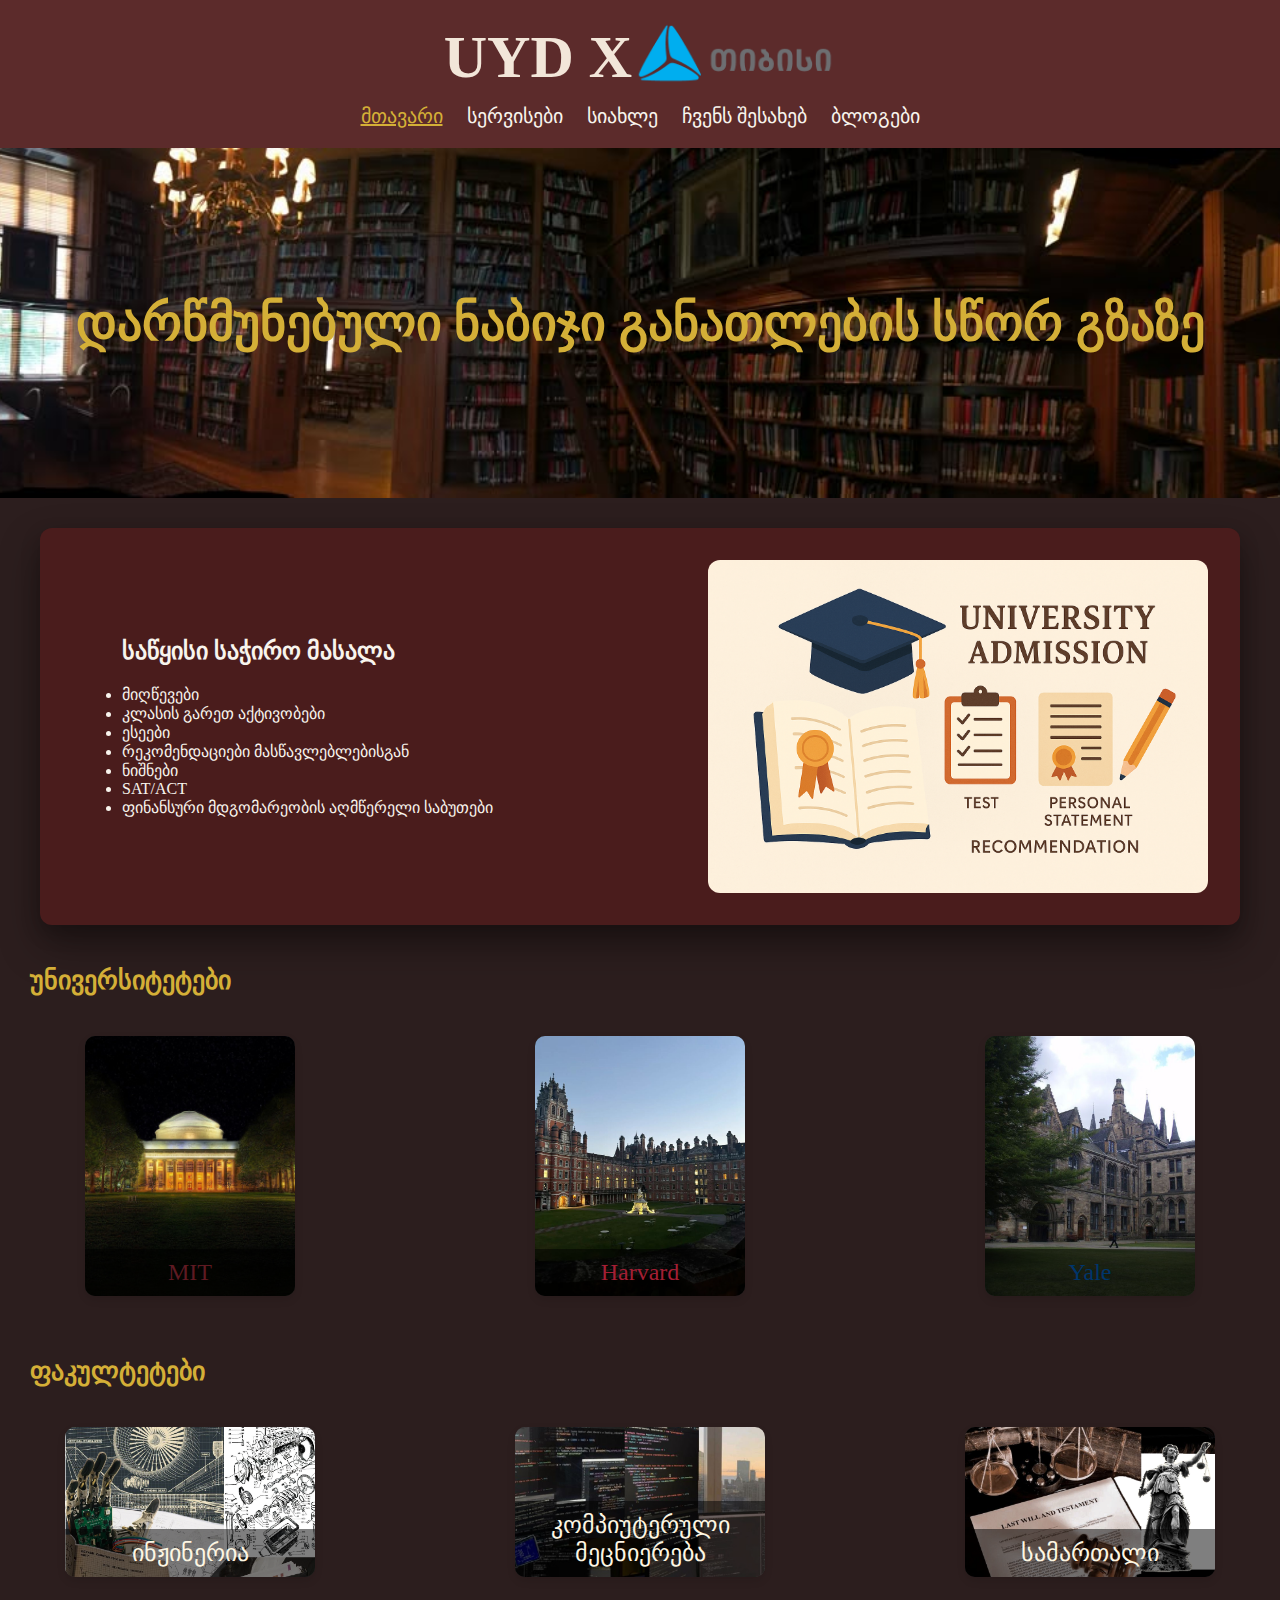
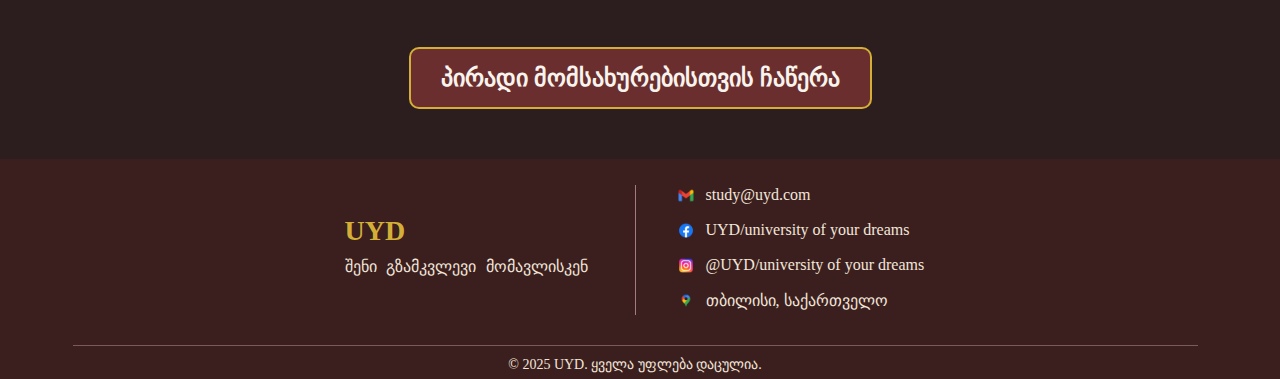
<file: index.html>
<!DOCTYPE html>
<html lang="en">
  <head>
    <title>home page</title>
    <meta charset="UTF-8" />
    <link rel="stylesheet" href="./styles/styles.css" />
    <link
      rel="stylesheet"
      href="https://cdn.web-fonts.ge/fonts/bpg-irubaqidze/css/bpg-irubaqidze.min.css"
    />
  </head>
  <body>
    <header>
      <div class="con">
        <div class="logo">
          <h1 class="name">UYD X</h1>
          <a href="https://tbcbank.ge/ka/tbc-education">
            <img src="./images/tbc.png" class="tbc" />
            <img src="./images/tbc-logo.png" class="tbc-logo" />
          </a>
          <img src="./images/hamburger menu.png" class="burger" />
        </div>
        <nav class="nav">
          <a href="./index.html" class="open">მთავარი</a>
          <a href="./servisebi/index.html" class="o">სერვისები</a>
          <a href="./siaxleebi/index.html" class="o">სიახლე</a>
          <a href="./sawiro masala/index.html" class="o">ჩვენს შესახებ</a>
          <a href="./blogebi/index.html" class="o">ბლოგები</a>
        </nav>
      </div>
    </header>
    <div class="baner">
      <h1 class="inside">დარწმუნებული ნაბიჯი განათლების სწორ გზაზე</h1>
    </div>
    <div class="box-wrapper">
      <div class="box">
        <div class="rv">
          <h2>საწყისი საჭირო მასალა</h2>
          <ul>
            <li>მიღწევები</li>
            <li>კლასის გარეთ აქტივობები</li>
            <li>ესეები</li>
            <li>რეკომენდაციები მასწავლებლებისგან</li>
            <li>ნიშნები</li>
            <li>SAT/ACT</li>
            <li>ფინანსური მდგომარეობის აღმწერელი საბუთები</li>
          </ul>
        </div>
        <div class="f">
          <img src="./images/first.png" style="width: 500px; height: auto" />
        </div>
      </div>
    </div>
    <h3>უნივერსიტეტები</h3>
    <div class="cont">
      <a href="./samagalito universiteti/index.html">
        <div class="card">
          <img src="./images/MIT.jpg" />
          <p style="color: #5e1a22">MIT</p>
        </div>
      </a>
      <div class="card">
        <img src="./images/harvard.jpg" />
        <p style="color: #a31f34">Harvard</p>
      </div>
      <div class="card">
        <img src="./images/yale.jpg" />
        <p style="color: #00356b">Yale</p>
      </div>
    </div>
    <h3>ფაკულტეტები</h3>
    <div class="cont">
      <a href="./samagalito fakulteti/index.html">
        <div class="card1">
          <img src="./images/engineering.png" />
          <p class="text">ინჟინერია</p>
        </div>
      </a>
      <div class="card1">
        <img src="./images/computer science.png" />
        <p class="text">კომპიუტერული მეცნიერება</p>
      </div>
      <div class="card1">
        <img src="./images/law.png" />
        <p class="text">სამართალი</p>
      </div>
    </div>
    <a href="./saregistracio forma/index.html" class="button"
      >პირადი მომსახურებისთვის ჩაწერა</a
    >
    <footer>
      <div class="footer-container">
        <div class="footer-left">
          <h2 class="footer-logo">UYD</h2>
          <p class="footer-tagline">შენი გზამკვლევი მომავლისკენ</p>
        </div>

        <div class="footer-divider"></div>

        <div class="footer-right">
          <div class="footer-item">
            <img src="./images/gmail.png" class="icon" />
            <p>study@uyd.com</p>
          </div>
          <div class="footer-item">
            <img src="./images/facebook.png" class="icon" />
            <p>UYD/university of your dreams</p>
          </div>
          <div class="footer-item">
            <img src="./images/instagram.png" class="icon" />
            <p>@UYD/university of your dreams</p>
          </div>
          <div class="footer-item">
            <img src="./images/google-map.png" class="icon" />
            <p>თბილისი, საქართველო</p>
          </div>
        </div>
      </div>

      <hr class="footer-line" />

      <p class="footer-bottom">&copy; 2025 UYD. ყველა უფლება დაცულია.</p>
    </footer>
  </body>
</html>
</file>
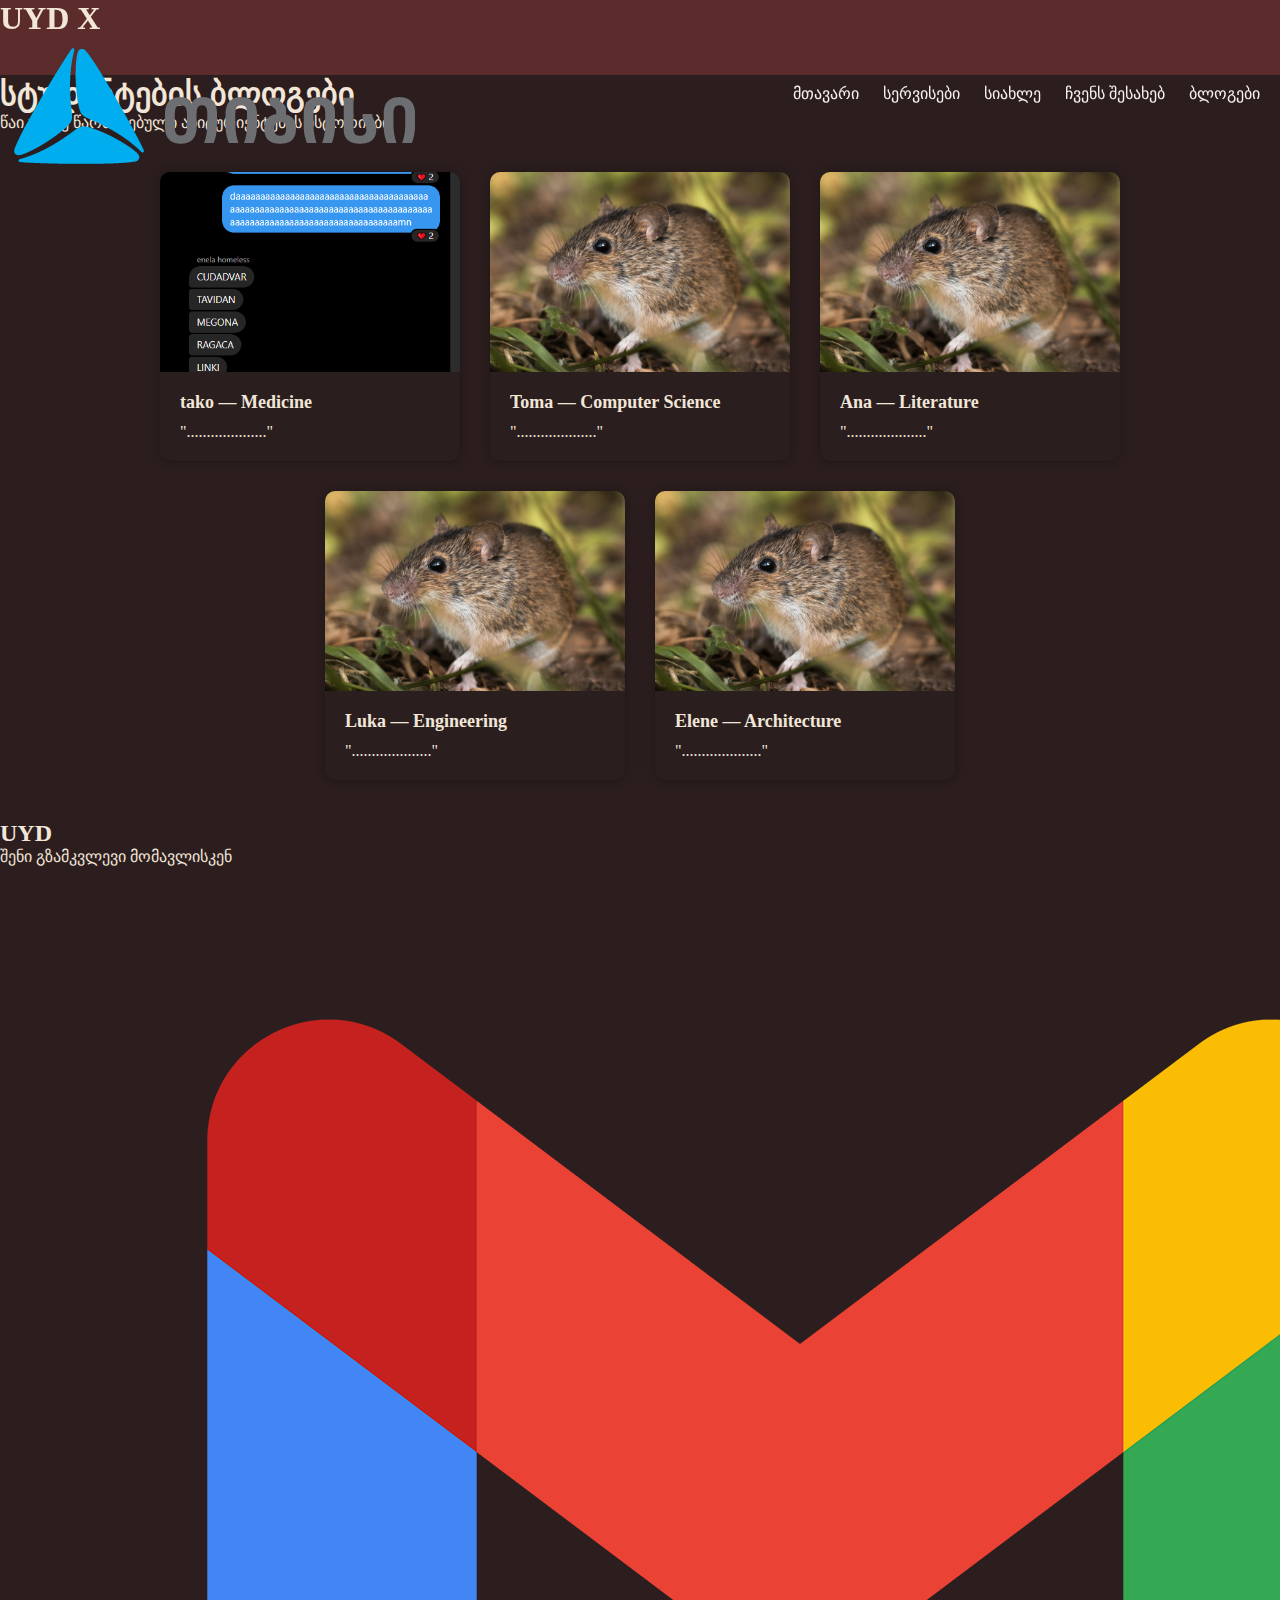
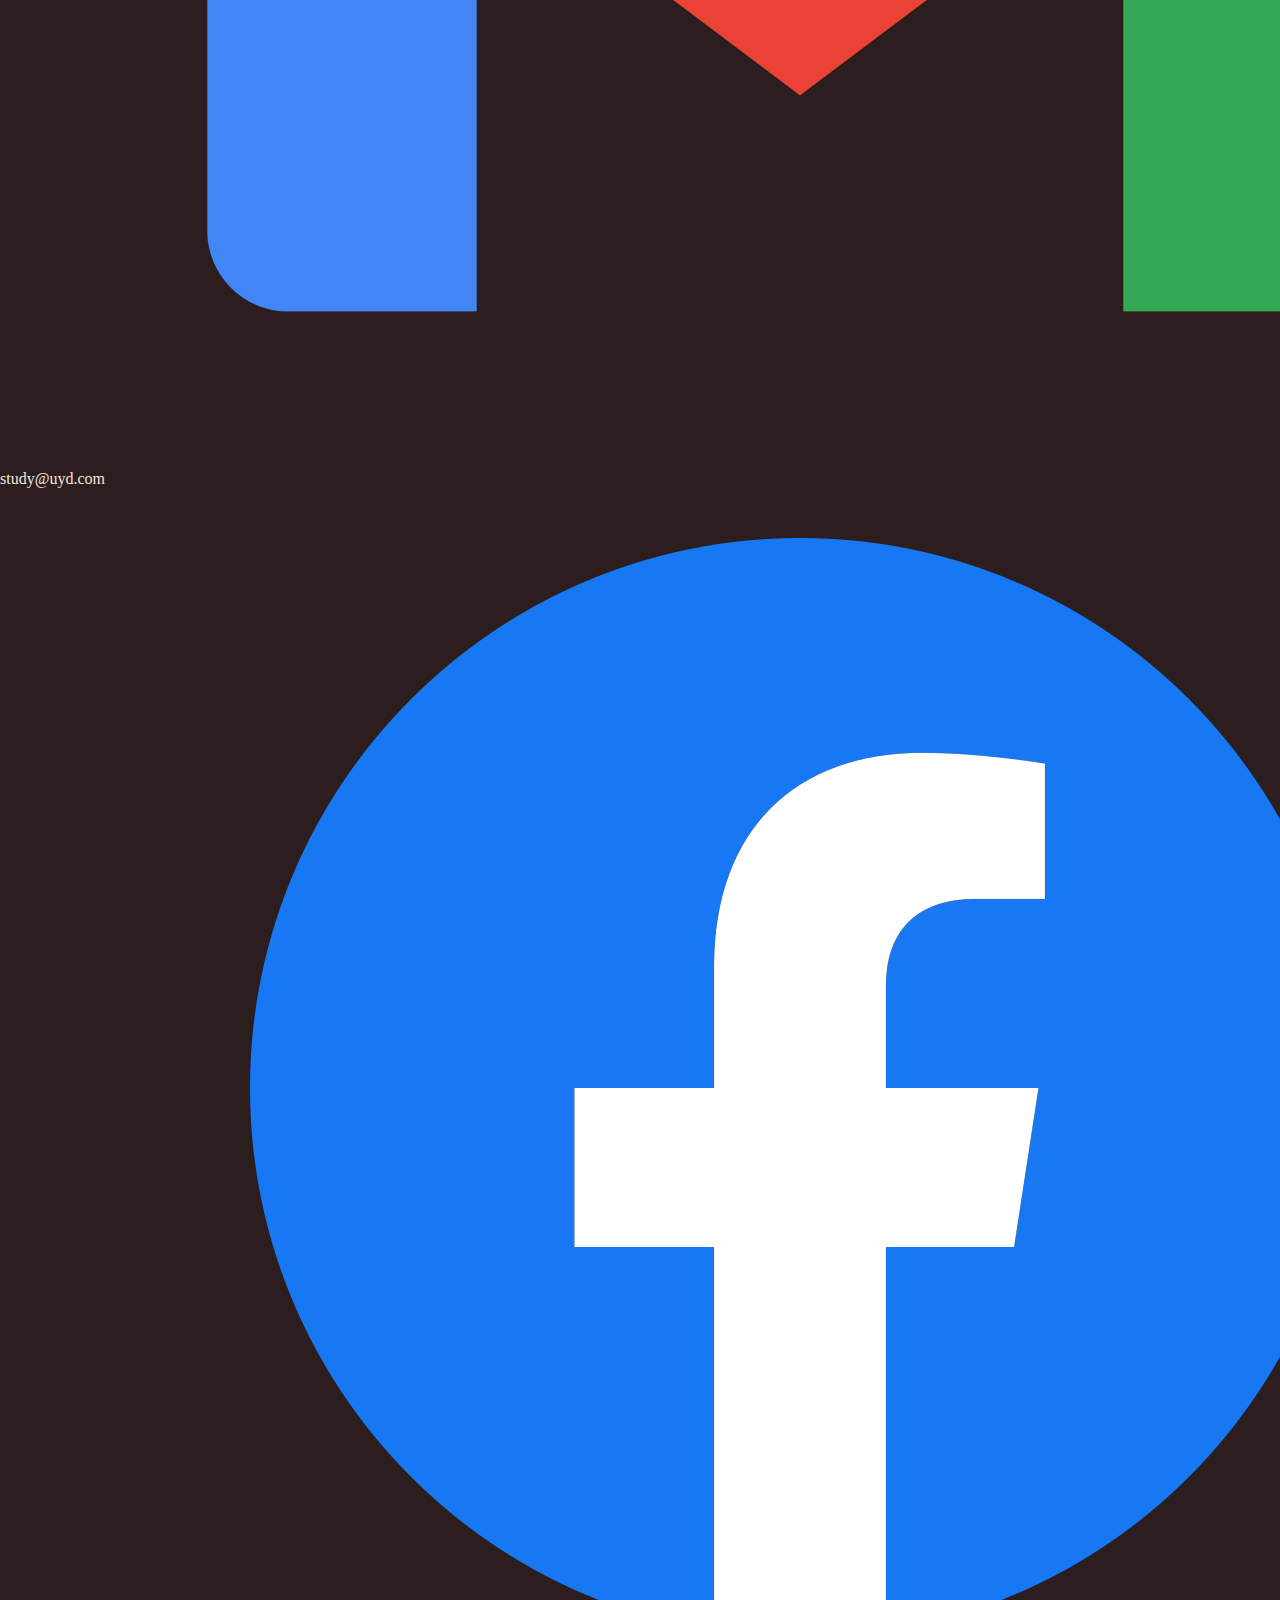
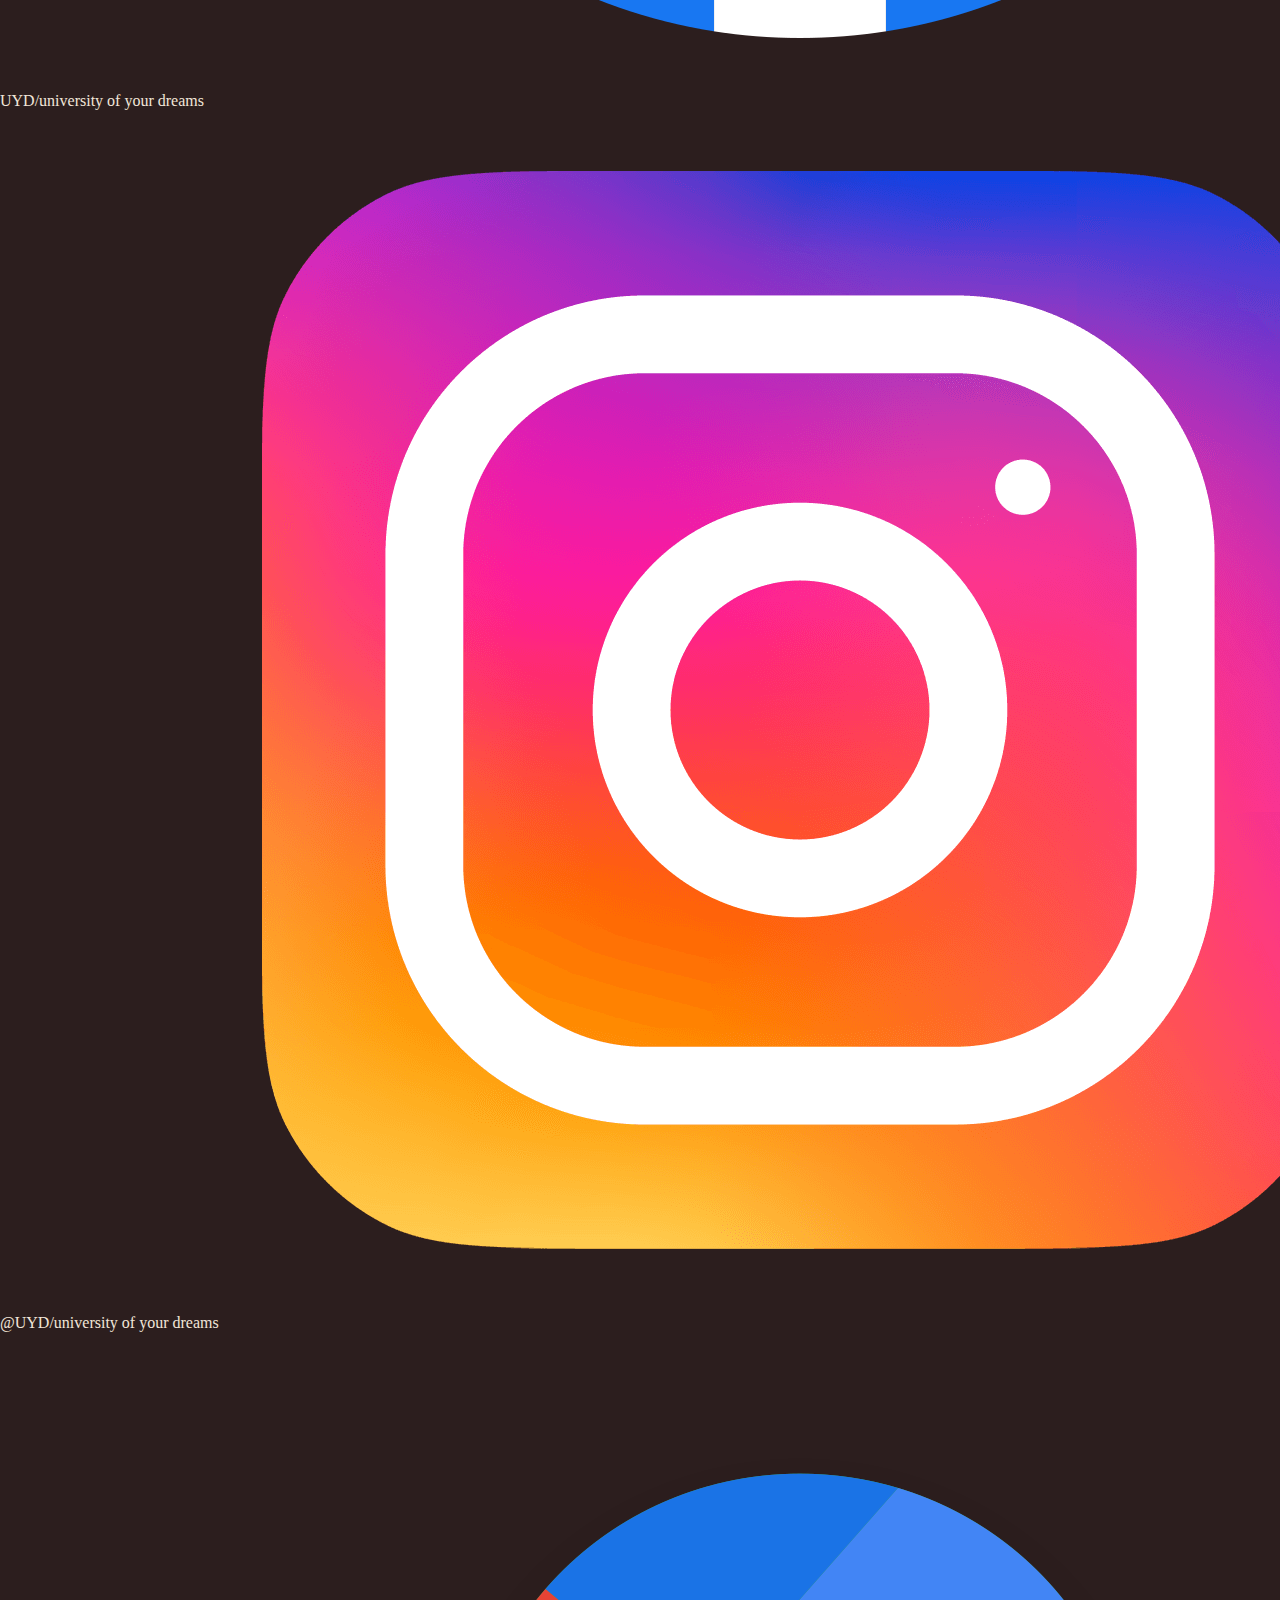
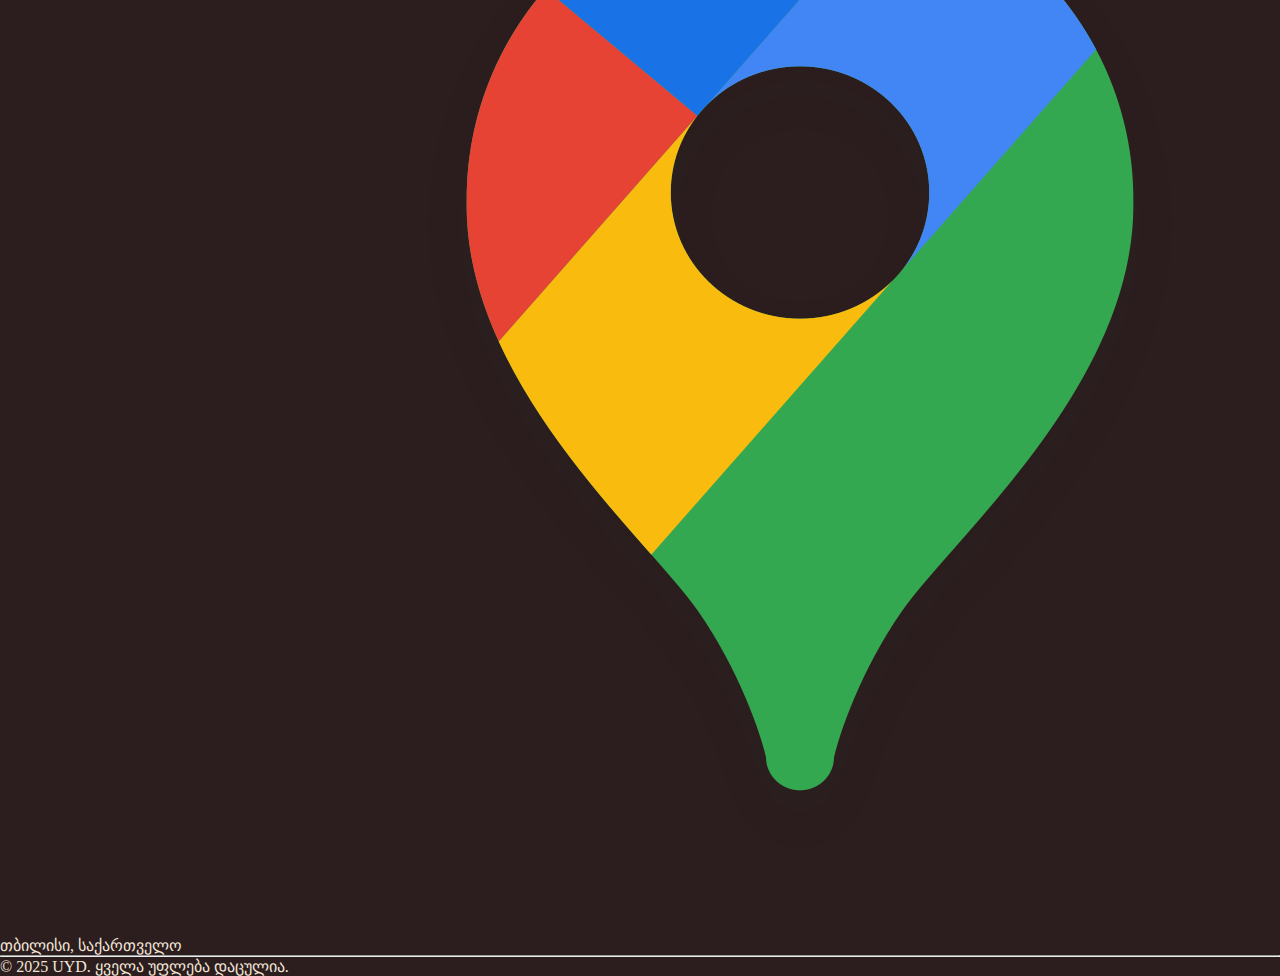
<file: blogebi/index.html>
<!DOCTYPE html>
<html lang="en">
  <head>
    <meta charset="UTF-8" />
    <link rel="stylesheet" href="./styles/styles.css" />
    <title>Document</title>
  </head>
  <body>
            <header>
      <div class="con">
        <div class="logo">
        <h1 class="name">UYD X</h1>
        <a href="https://tbcbank.ge/ka/tbc-education"><img src="../images/tbc.png" class="tbc"></a>
        </div>
        <nav class="nav">
          <a href="../indx.html">მთავარი</a>
          <a href="../servisebi/index.html">სერვისები</a>
          <a href="../siaxleebi/index.html">სიახლე</a>
          <a href="../sawiro masala/index.html">ჩვენს შესახებ</a>
          <a href="./index.html" class="open">ბლოგები</a>
        </nav>
      </div>
    </header>
    <section class="page-title">
  <h1>სტუდენტების ბლოგები</h1>
  <p>წაიკითხე წარმატებული აბიტურიენტების ისტორიები</p>
</section>
    <div class="blog-list">
      <div class="blog-card">
        <img src="../images/Untitled.png"/>
        <div class="card-text">
          <h3>tako — Medicine</h3>
          <p>"...................."</p>
        </div>
      </div>

      <div class="blog-card">
        <img src="../images/name.jpg"/>
        <div class="card-text">
          <h3>Toma — Computer Science</h3>
          <p>"...................."</p>
        </div>
      </div>

      <div class="blog-card">
        <img src="../images/name.jpg"/>
        <div class="card-text">
          <h3>Ana — Literature</h3>
          <p>"...................."</p>
        </div>
      </div>

      <div class="blog-card">
        <img src="../images/name.jpg"/>
        <div class="card-text">
          <h3>Luka — Engineering</h3>
          <p>"...................."</p>
        </div>
      </div>

      <div class="blog-card">
        <img src="../images/name.jpg"/>
        <div class="card-text">
          <h3>Elene — Architecture</h3>
          <p>"...................."</p>
        </div>
      </div>
    </div>
    <footer>
  <div class="footer-container">
    <div class="footer-left">
      <h2 class="footer-logo">UYD</h2>
      <p class="footer-tagline">შენი გზამკვლევი მომავლისკენ</p>
    </div>

    <div class="footer-divider"></div>

    <div class="footer-right">
  <div class="footer-item">
    <img src="../images/gmail.png" class="icon">
    <p>study@uyd.com</p>
  </div>
  <div class="footer-item">
    <img src="../images/facebook.png" class="icon">
    <p>UYD/university of your dreams</p>
  </div>
  <div class="footer-item">
    <img src="../images/instagram.png" class="icon">
    <p>@UYD/university of your dreams</p>
  </div>
  <div class="footer-item">
    <img src="../images/google-map.png" class="icon">
    <p>თბილისი, საქართველო</p>
  </div>
</div>
  </div>

  <hr class="footer-line">

  <p class="footer-bottom">&copy; 2025 UYD. ყველა უფლება დაცულია.</p>
</footer>
  </body>
</html>
</file>
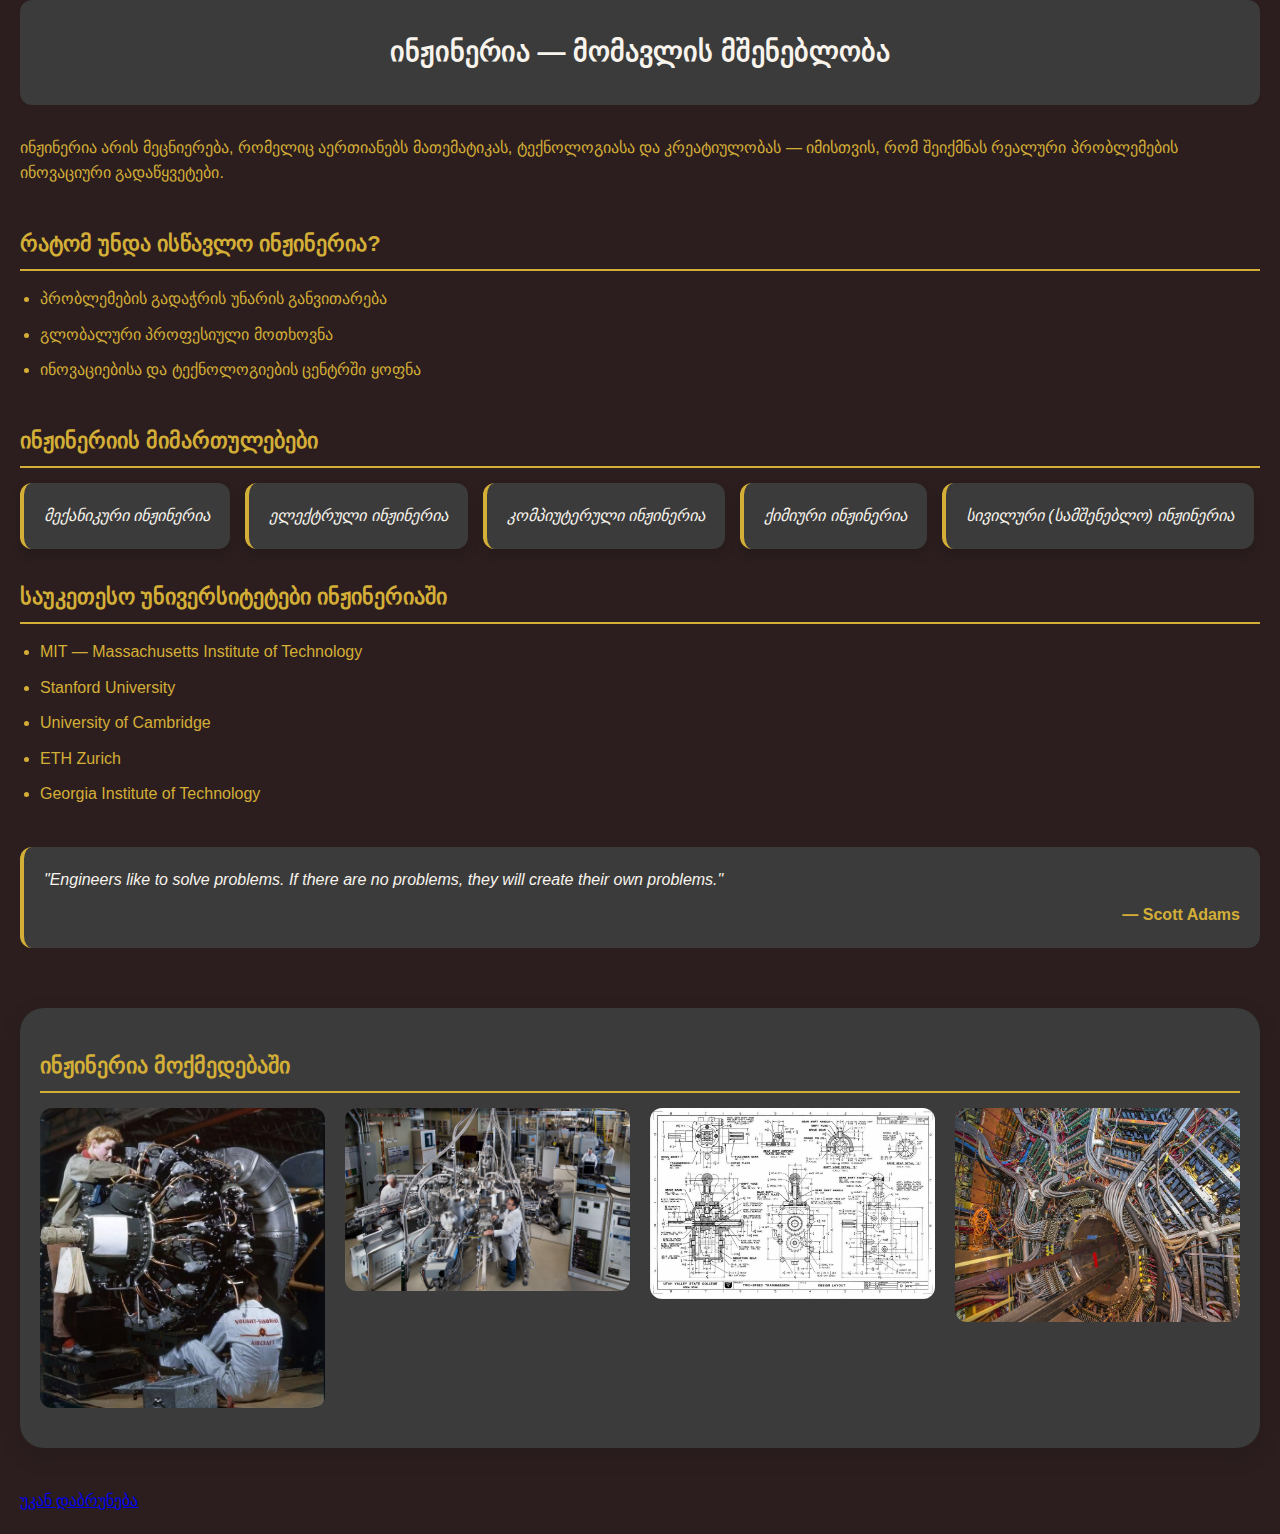
<file: samagalito fakulteti/index.html>
<!DOCTYPE html>
<html lang="en">
  <head>
    <meta charset="UTF-8" />
    <meta name="viewport" content="width=device-width, initial-scale=1.0" />
    <link rel="stylesheet" href="./styles/styles.css" />
    <title>Document</title>
  </head>
  <body>
    <header class="header">
      <h1>ინჟინერია — მომავლის მშენებლობა</h1>
    </header>

    <section class="intro">
      <p>
        ინჟინერია არის მეცნიერება, რომელიც აერთიანებს მათემატიკას, ტექნოლოგიასა
        და კრეატიულობას — იმისთვის, რომ შეიქმნას რეალური პრობლემების ინოვაციური
        გადაწყვეტები.
      </p>
    </section>

    <section>
      <h2>რატომ უნდა ისწავლო ინჟინერია?</h2>
      <ul>
        <li>პრობლემების გადაჭრის უნარის განვითარება</li>
        <li>გლობალური პროფესიული მოთხოვნა</li>
        <li>ინოვაციებისა და ტექნოლოგიების ცენტრში ყოფნა</li>
      </ul>
    </section>

    <section style="margin-bottom: 30px">
      <h2>ინჟინერიის მიმართულებები</h2>
      <div class="engineering-cards">
        <div class="card">მექანიკური ინჟინერია</div>
        <div class="card">ელექტრული ინჟინერია</div>
        <div class="card">კომპიუტერული ინჟინერია</div>
        <div class="card">ქიმიური ინჟინერია</div>
        <div class="card">სივილური (სამშენებლო) ინჟინერია</div>
      </div>
    </section>

    <section>
      <h2>საუკეთესო უნივერსიტეტები ინჟინერიაში</h2>
      <ul>
        <li>MIT — Massachusetts Institute of Technology</li>
        <li>Stanford University</li>
        <li>University of Cambridge</li>
        <li>ETH Zurich</li>
        <li>Georgia Institute of Technology</li>
      </ul>
    </section>

    <section class="quote-block">
      <blockquote>
        "Engineers like to solve problems. If there are no problems, they will
        create their own problems."
      </blockquote>
      <cite>— Scott Adams</cite>
    </section>

    <section class="gallery">
      <h2>ინჟინერია მოქმედებაში</h2>
      <div class="gallery-natural">
        <img src="../images/eng1.jpg" alt="Engineers working" />
        <img src="../images/eng2.jpg" alt="Engineering lab" />
        <img src="../images/eng3.jpg" alt="Building structure" />
        <img src="../images/eng4.jpg" alt="Robotics" />
      </div>
    </section>
    <a href="../indx.html">უკან დაბრუნება </a>
  </body>
</html>
</file>
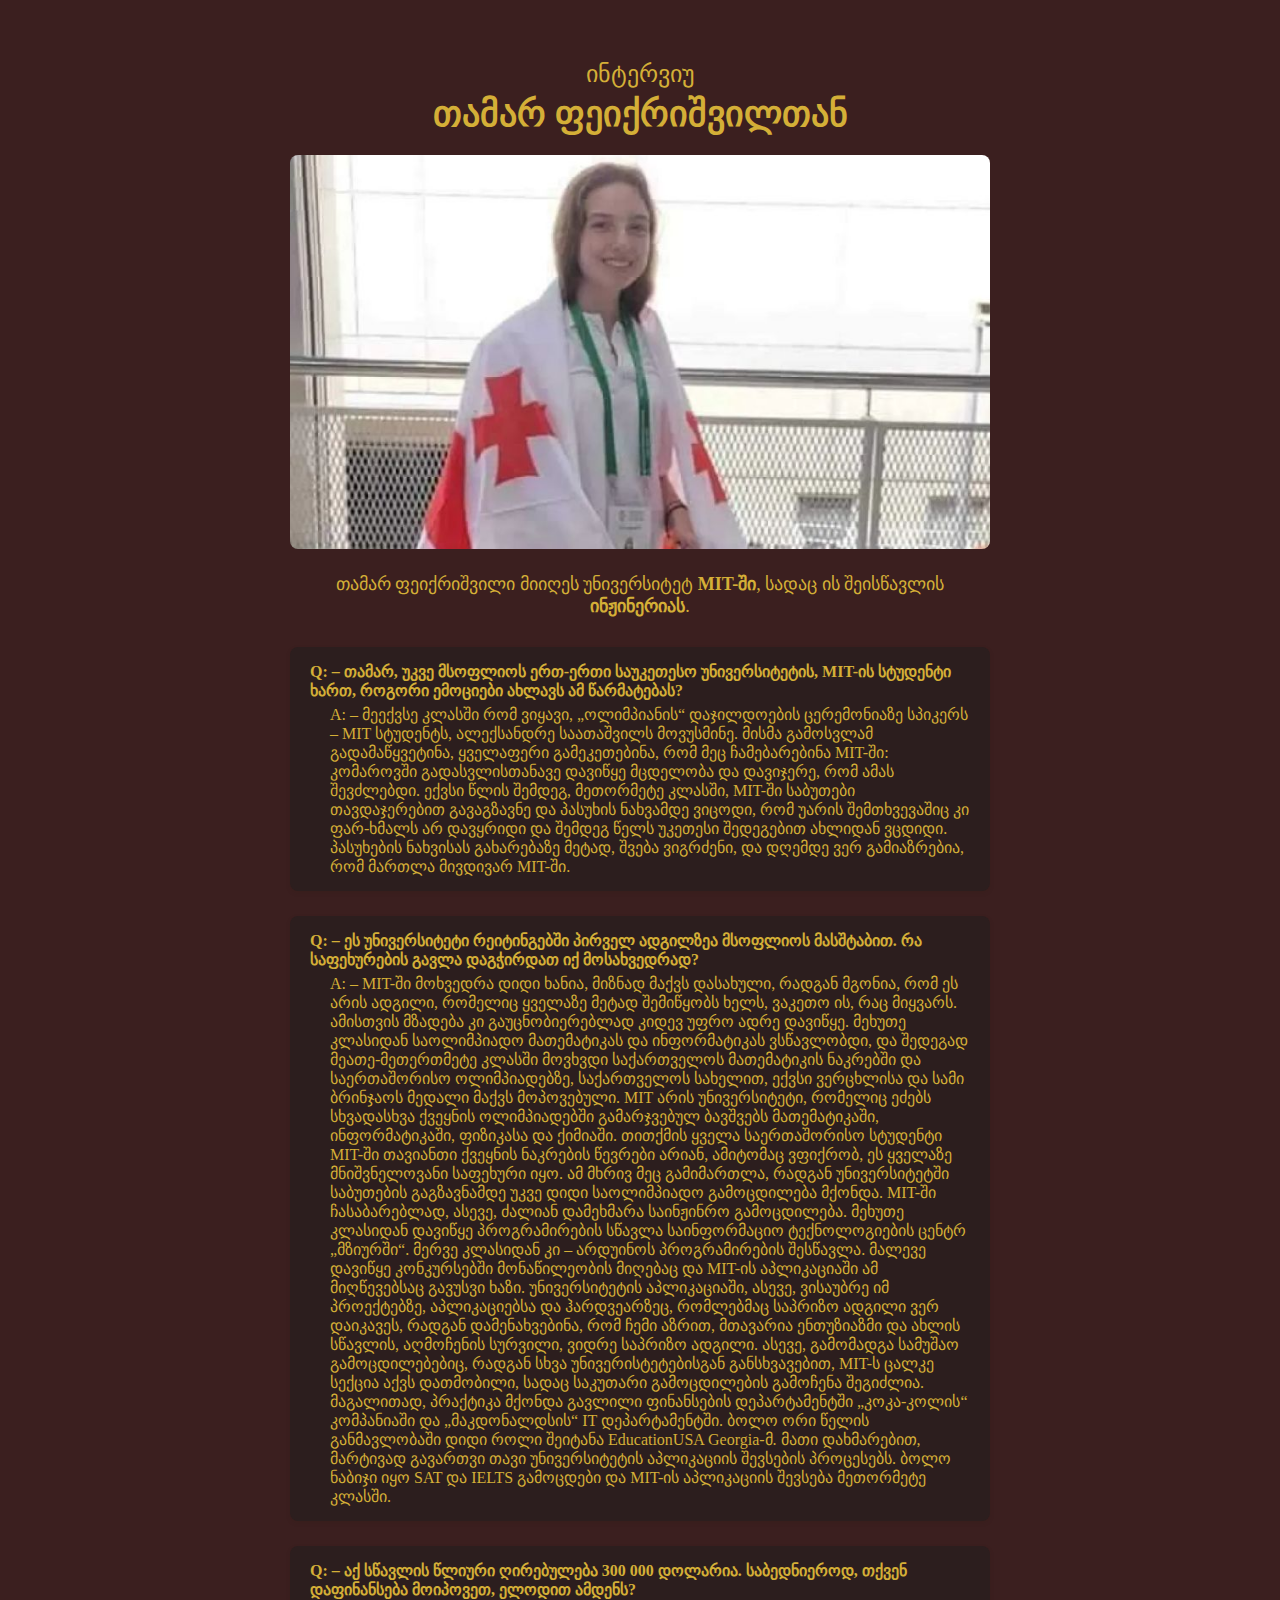
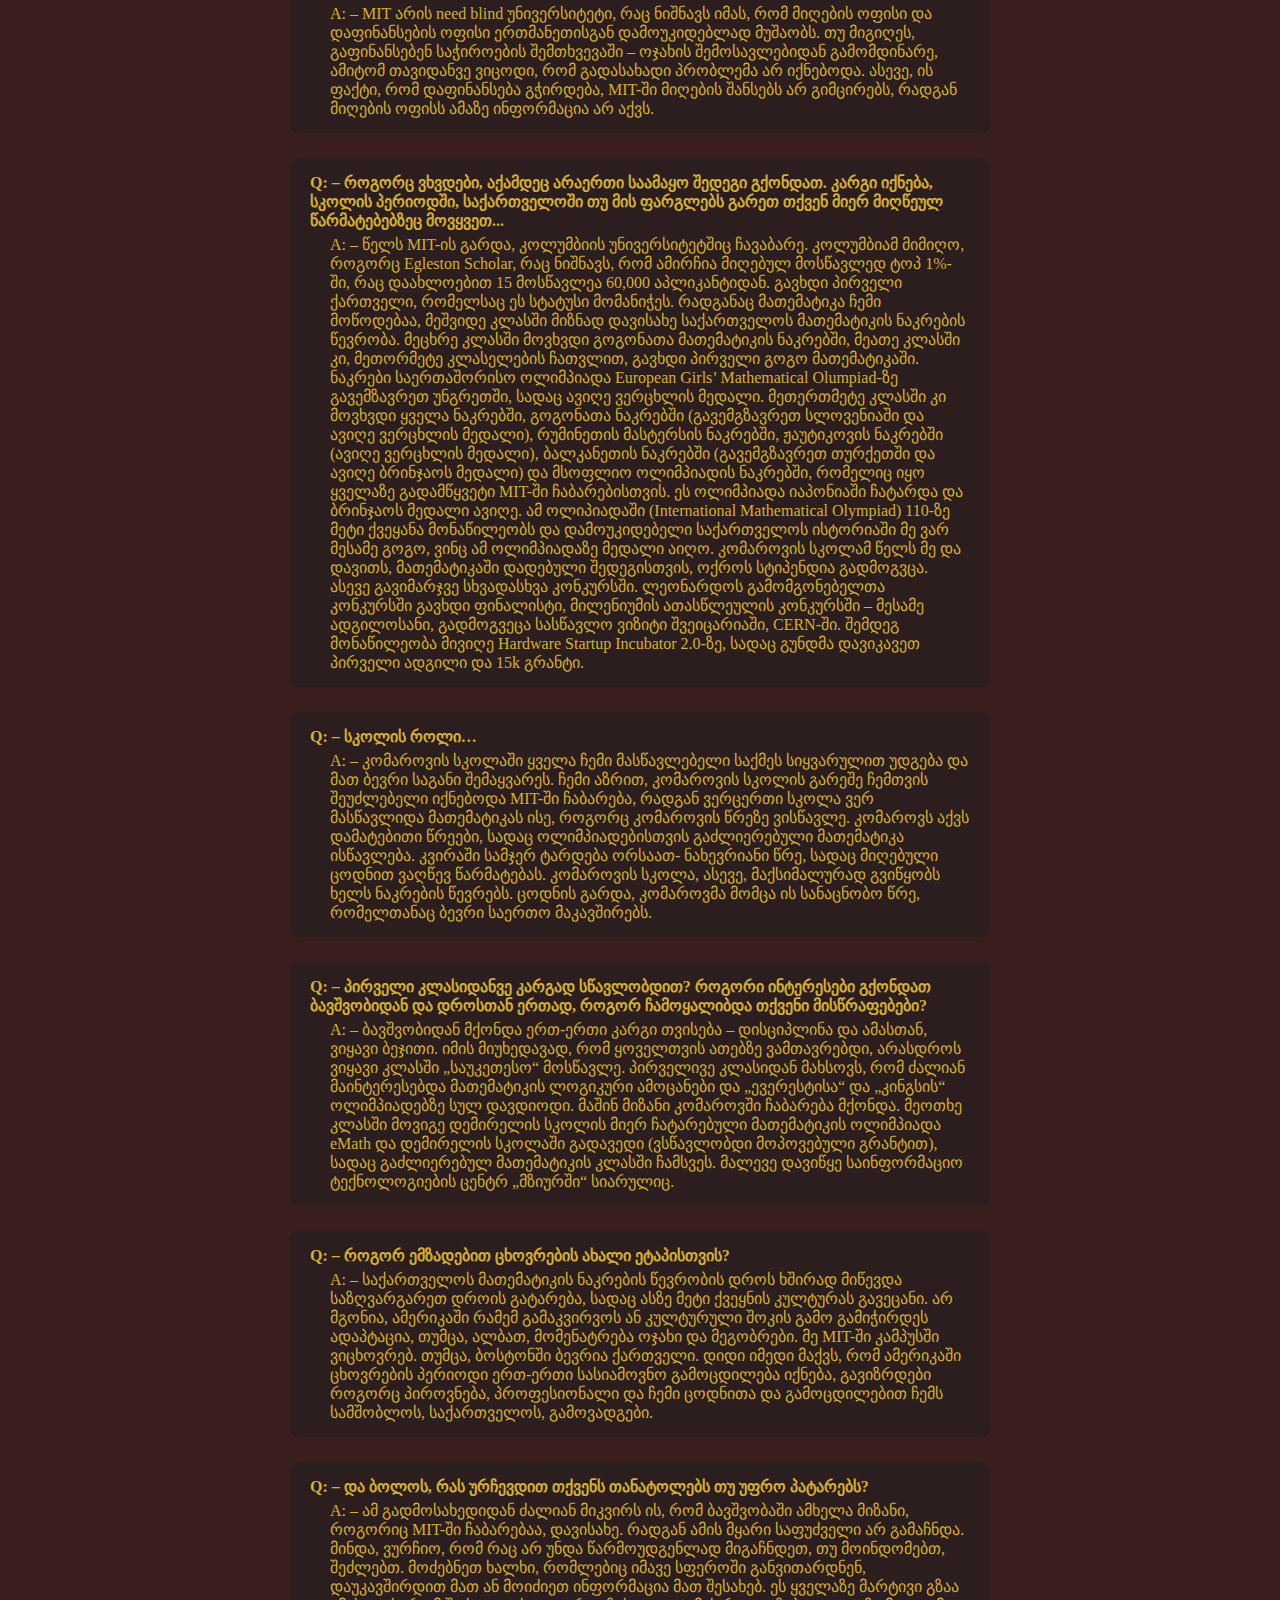
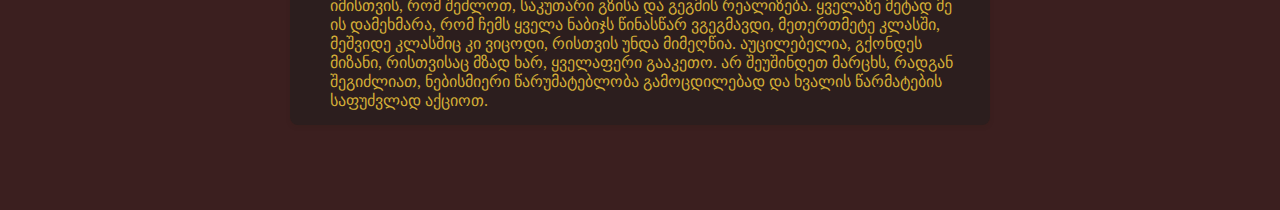
<file: samagalito interviu/index.html>
<!DOCTYPE html>
<html lang="en">
<head>
    <meta charset="UTF-8">
    <meta name="viewport" content="width=device-width, initial-scale=1.0">
    <link rel="stylesheet" href="./styles/styles.css">
    <title>Document</title>
</head>
<body>
      <div class="container">
    <h1>ინტერვიუ</h1>
    <h2>თამარ ფეიქრიშვილთან</h2>
    <img src="../images/tamar-pheikrishvili_w_h.jpg" alt="Tamar Peiqrishvili">
    <p class="intro">
      თამარ ფეიქრიშვილი მიიღეს უნივერსიტეტ <strong>MIT-ში</strong>, სადაც ის შეისწავლის <strong>ინჟინერიას</strong>.
    </p>

    <div class="qa">
      <div class="block">
        <p class="question">Q: – თამარ, უკვე მსოფლიოს ერთ-ერთი საუკეთესო უნივერსიტეტის, MIT-ის სტუდენტი ხართ, როგორი ემოციები ახლავს ამ წარმატებას?</p>
        <p class="answer">A: – მეექვსე კლასში რომ ვიყავი, „ოლიმპიანის“ დაჯილდოების ცერემონიაზე სპიკერს – MIT სტუდენტს, ალექსანდრე საათაშვილს მოვუსმინე. მისმა გამოსვლამ გადამაწყვეტინა, ყველაფერი გამეკეთებინა, რომ მეც ჩამებარებინა MIT-ში: კომაროვში გადასვლისთანავე დავიწყე მცდელობა და დავიჯერე, რომ ამას შევძლებდი. ექვსი წლის შემდეგ, მეთორმეტე კლასში, MIT-ში საბუთები თავდაჯერებით გავაგზავნე და პასუხის ნახვამდე ვიცოდი, რომ უარის შემთხვევაშიც კი ფარ-ხმალს არ დავყრიდი და შემდეგ წელს უკეთესი შედეგებით ახლიდან ვცდიდი. 
          პასუხების ნახვისას გახარებაზე მეტად, შვება ვიგრძენი, და დღემდე ვერ გამიაზრებია, რომ მართლა მივდივარ MIT-ში.</p>
      </div>

      <div class="block">
        <p class="question">Q: – ეს უნივერსიტეტი რეიტინგებში პირველ ადგილზეა მსოფლიოს მასშტაბით. რა საფეხურების გავლა დაგჭირდათ იქ მოსახვედრად?</p>
        <p class="answer">A: – MIT-ში მოხვედრა დიდი ხანია, მიზნად მაქვს დასახული, რადგან მგონია, რომ ეს არის ადგილი, რომელიც ყველაზე მეტად შემიწყობს ხელს, ვაკეთო ის, რაც მიყვარს. ამისთვის მზადება კი გაუცნობიერებლად კიდევ უფრო ადრე დავიწყე. მეხუთე კლასიდან საოლიმპიადო მათემატიკას და ინფორმატიკას ვსწავლობდი, და შედეგად მეათე-მეთერთმეტე კლასში მოვხვდი საქართველოს მათემატიკის ნაკრებში და საერთაშორისო ოლიმპიადებზე, საქართველოს სახელით, 
          ექვსი ვერცხლისა და სამი ბრინჯაოს მედალი მაქვს მოპოვებული. MIT არის უნივერსიტეტი, 
          რომელიც ეძებს სხვადასხვა ქვეყნის ოლიმპიადებში გამარჯვებულ ბავშვებს მათემატიკაში, ინფორმატიკაში, ფიზიკასა და ქიმიაში. 
          თითქმის ყველა საერთაშორისო სტუდენტი MIT-ში თავიანთი ქვეყნის ნაკრების წევრები არიან, ამიტომაც ვფიქრობ, ეს ყველაზე მნიშვნელოვანი საფეხური იყო. ამ მხრივ მეც გამიმართლა, რადგან უნივერსიტეტში საბუთების გაგზავნამდე უკვე დიდი საოლიმპიადო გამოცდილება მქონდა. MIT-ში ჩასაბარებლად, ასევე, ძალიან დამეხმარა საინჟინრო გამოცდილება. 
          მეხუთე კლასიდან დავიწყე პროგრამირების სწავლა საინფორმაციო ტექნოლოგიების ცენტრ „მზიურში“. 
          მერვე კლასიდან კი – არდუინოს პროგრამირების შესწავლა. მალევე დავიწყე კონკურსებში მონაწილეობის მიღებაც და MIT-ის აპლიკაციაში ამ მიღწევებსაც გავუსვი ხაზი. უნივერსიტეტის აპლიკაციაში, ასევე, ვისაუბრე იმ პროექტებზე, აპლიკაციებსა და ჰარდვეარზეც, რომლებმაც საპრიზო ადგილი ვერ დაიკავეს, რადგან დამენახვებინა, რომ ჩემი აზრით, მთავარია ენთუზიაზმი და ახლის სწავლის, 
          აღმოჩენის სურვილი, ვიდრე საპრიზო ადგილი. ასევე, გამომადგა სამუშაო გამოცდილებებიც, რადგან სხვა უნივერისტეტებისგან განსხვავებით, MIT-ს ცალკე სექცია აქვს დათმობილი, 
          სადაც საკუთარი გამოცდილების გამოჩენა შეგიძლია. მაგალითად, 
          პრაქტიკა მქონდა გავლილი ფინანსების დეპარტამენტში „კოკა-კოლის“ კომპანიაში და „მაკდონალდსის“ IT დეპარტამენტში.

ბოლო ორი წელის განმავლობაში დიდი როლი შეიტანა EducationUSA Georgia-მ. მათი დახმარებით, მარტივად გავართვი თავი უნივერსიტეტის აპლიკაციის შევსების პროცესებს.

ბოლო ნაბიჯი იყო SAT და IELTS გამოცდები და MIT-ის აპლიკაციის შევსება მეთორმეტე კლასში.</p>
      </div>

      <div class="block">
        <p class="question">Q: – აქ სწავლის წლიური ღირებულება 300 000 დოლარია. საბედნიეროდ, თქვენ დაფინანსება მოიპოვეთ, ელოდით ამდენს?</p>
        <p class="answer">A: – MIT არის need blind უნივერსიტეტი, რაც ნიშნავს იმას, რომ მიღების ოფისი და დაფინანსების ოფისი ერთმანეთისგან დამოუკიდებლად მუშაობს. თუ მიგიღეს, გაფინანსებენ საჭიროების შემთხვევაში – ოჯახის შემოსავლებიდან გამომდინარე, ამიტომ თავიდანვე ვიცოდი, რომ გადასახადი პრობლემა არ იქნებოდა. ასევე, ის ფაქტი, რომ დაფინანსება გჭირდება, MIT-ში მიღების შანსებს არ გიმცირებს, რადგან მიღების ოფისს ამაზე ინფორმაცია არ აქვს.</p>
      </div>

      <div class="block">
        <p class="question">Q: – როგორც ვხვდები, აქამდეც არაერთი საამაყო შედეგი გქონდათ. კარგი იქნება, სკოლის პერიოდში, საქართველოში თუ მის ფარგლებს გარეთ თქვენ მიერ მიღწეულ წარმატებებზეც მოვყვეთ...</p>
        <p class="answer">A: – წელს MIT-ის გარდა, კოლუმბიის უნივერსიტეტშიც ჩავაბარე. კოლუმბიამ მიმიღო, როგორც Egleston Scholar, რაც ნიშნავს, რომ ამირჩია მიღებულ მოსწავლედ ტოპ 1%-ში, რაც დაახლოებით 15 მოსწავლეა 60,000 აპლიკანტიდან. გავხდი პირველი ქართველი, რომელსაც ეს სტატუსი მომანიჭეს.

რადგანაც მათემატიკა ჩემი მოწოდებაა, მეშვიდე კლასში მიზნად დავისახე საქართველოს მათემატიკის ნაკრების წევრობა. მეცხრე კლასში მოვხვდი გოგონათა მათემატიკის ნაკრებში, მეათე კლასში კი, მეთორმეტე კლასელების ჩათვლით, გავხდი პირველი გოგო მათემატიკაში. ნაკრები საერთაშორისო ოლიმპიადა European Girls’ Mathematical Olumpiad-ზე გავემზავრეთ უნგრეთში, სადაც ავიღე ვერცხლის მედალი. მეთერთმეტე კლასში კი მოვხვდი ყველა ნაკრებში, გოგონათა ნაკრებში (გავემგზავრეთ სლოვენიაში და ავიღე ვერცხლის მედალი), რუმინეთის მასტერსის ნაკრებში, ჟაუტიკოვის ნაკრებში (ავიღე ვერცხლის მედალი), 
ბალკანეთის ნაკრებში (გავემგზავრეთ თურქეთში და ავიღე ბრინჯაოს მედალი) და მსოფლიო ოლიმპიადის ნაკრებში, რომელიც იყო ყველაზე გადამწყვეტი MIT-ში ჩაბარებისთვის. ეს ოლიმპიადა იაპონიაში ჩატარდა და ბრინჯაოს მედალი ავიღე. 
ამ ოლიპიადაში (International Mathematical Olympiad) 110-ზე მეტი ქვეყანა მონაწილეობს და დამოუკიდებელი საქართველოს ისტორიაში მე ვარ მესამე გოგო, ვინც ამ ოლიმპიადაზე მედალი აიღო.
 კომაროვის სკოლამ წელს მე და დავითს, მათემატიკაში დადებული შედეგისთვის, ოქროს სტიპენდია გადმოგვცა.

ასევე გავიმარჯვე სხვადასხვა კონკურსში. ლეონარდოს გამომგონებელთა კონკურსში გავხდი ფინალისტი, მილენიუმის ათასწლეულის კონკურსში – მესამე ადგილოსანი, გადმოგვეცა სასწავლო ვიზიტი შვეიცარიაში, CERN-ში. შემდეგ მონაწილეობა მივიღე Hardware Startup Incubator 2.0-ზე, სადაც გუნდმა დავიკავეთ პირველი ადგილი და 15k გრანტი.</p>
</div>
        <div class="block">
        <p class="question">Q: – სკოლის როლი…</p>
        <p class="answer">A: – კომაროვის სკოლაში ყველა ჩემი მასწავლებელი საქმეს სიყვარულით უდგება და მათ ბევრი საგანი შემაყვარეს. ჩემი აზრით, კომაროვის სკოლის გარეშე ჩემთვის შეუძლებელი იქნებოდა MIT-ში ჩაბარება, რადგან ვერცერთი სკოლა ვერ მასწავლიდა მათემატიკას ისე, როგორც კომაროვის წრეზე ვისწავლე. კომაროვს აქვს დამატებითი წრეები, სადაც ოლიმპიადებისთვის გაძლიერებული მათემატიკა ისწავლება. კვირაში სამჯერ ტარდება ორსაათ- ნახევრიანი წრე, სადაც მიღებული ცოდნით ვაღწევ წარმატებას. 
          კომაროვის სკოლა, ასევე, მაქსიმალურად გვიწყობს ხელს ნაკრების წევრებს. ცოდნის გარდა, კომაროვმა მომცა ის სანაცნობო წრე, რომელთანაც ბევრი საერთო მაკავშირებს.</p>
</div>
        <div class="block">
        <p class="question">Q: – პირველი კლასიდანვე კარგად სწავლობდით? როგორი ინტერესები გქონდათ ბავშვობიდან და დროსთან ერთად, როგორ ჩამოყალიბდა თქვენი მისწრაფებები?</p>
        <p class="answer">A: – ბავშვობიდან მქონდა ერთ-ერთი კარგი თვისება – დისციპლინა და ამასთან, ვიყავი ბეჯითი. იმის მიუხედავად, რომ ყოველთვის ათებზე ვამთავრებდი, არასდროს ვიყავი კლასში „საუკეთესო“ მოსწავლე. პირველივე კლასიდან მახსოვს, რომ ძალიან მაინტერესებდა მათემატიკის ლოგიკური ამოცანები და „ევერესტისა“ და „კინგსის“ ოლიმპიადებზე სულ დავდიოდი. მაშინ მიზანი კომაროვში ჩაბარება მქონდა. მეოთხე კლასში მოვიგე დემირელის 
          სკოლის მიერ ჩატარებული მათემატიკის ოლიმპიადა eMath და დემირელის სკოლაში გადავედი (ვსწავლობდი მოპოვებული გრანტით), სადაც გაძლიერებულ მათემატიკის კლასში ჩამსვეს. მალევე დავიწყე საინფორმაციო ტექნოლოგიების ცენტრ „მზიურში“ სიარულიც.</p>
</div>
        <div class="block">
        <p class="question">Q: – როგორ ემზადებით ცხოვრების ახალი ეტაპისთვის?</p>
        <p class="answer">A: – საქართველოს მათემატიკის ნაკრების წევრობის დროს ხშირად მიწევდა საზღვარგარეთ დროის გატარება, სადაც ასზე მეტი ქვეყნის კულტურას გავეცანი. არ მგონია, ამერიკაში რამემ გამაკვირვოს ან კულტურული შოკის გამო გამიჭირდეს ადაპტაცია, თუმცა, ალბათ, მომენატრება ოჯახი და მეგობრები. მე MIT-ში კამპუსში ვიცხოვრებ. თუმცა, ბოსტონში ბევრია ქართველი. დიდი იმედი მაქვს, რომ ამერიკაში ცხოვრების პერიოდი ერთ-ერთი სასიამოვნო გამოცდილება იქნება, გავიზრდები როგორც პიროვნება, პროფესიონალი და ჩემი ცოდნითა და გამოცდილებით ჩემს სამშობლოს, საქართველოს, გამოვადგები.</p>
</div>
        <div class="block">
        <p class="question">Q: – და ბოლოს, რას ურჩევდით თქვენს თანატოლებს თუ უფრო პატარებს?</p>
        <p class="answer">A: – ამ გადმოსახედიდან ძალიან მიკვირს ის, რომ ბავშვობაში ამხელა მიზანი, როგორიც MIT-ში ჩაბარებაა, დავისახე. რადგან ამის მყარი საფუძველი არ გამაჩნდა. მინდა, ვურჩიო, რომ რაც არ უნდა წარმოუდგენლად მიგაჩნდეთ, თუ მოინდომებთ, შეძლებთ. მოძებნეთ ხალხი, რომლებიც იმავე სფეროში განვითარდნენ, დაუკავშირდით მათ ან მოიძიეთ ინფორმაცია მათ შესახებ. ეს ყველაზე მარტივი გზაა იმისთვის, რომ შეძლოთ, საკუთარი გზისა და გეგმის რეალიზება. ყველაზე მეტად მე ის დამეხმარა, რომ ჩემს ყველა ნაბიჯს წინასწარ ვგეგმავდი, მეთერთმეტე კლასში, მეშვიდე კლასშიც კი ვიცოდი, რისთვის უნდა მიმეღწია. აუცილებელია, გქონდეს მიზანი, რისთვისაც მზად ხარ, ყველაფერი გააკეთო. არ შეუშინდეთ მარცხს, რადგან შეგიძლიათ, ნებისმიერი წარუმატებლობა გამოცდილებად და ხვალის წარმატების საფუძვლად აქციოთ.</p>
</div>
      </div>
    </div>
  </div>
</body>
</html>
</file>
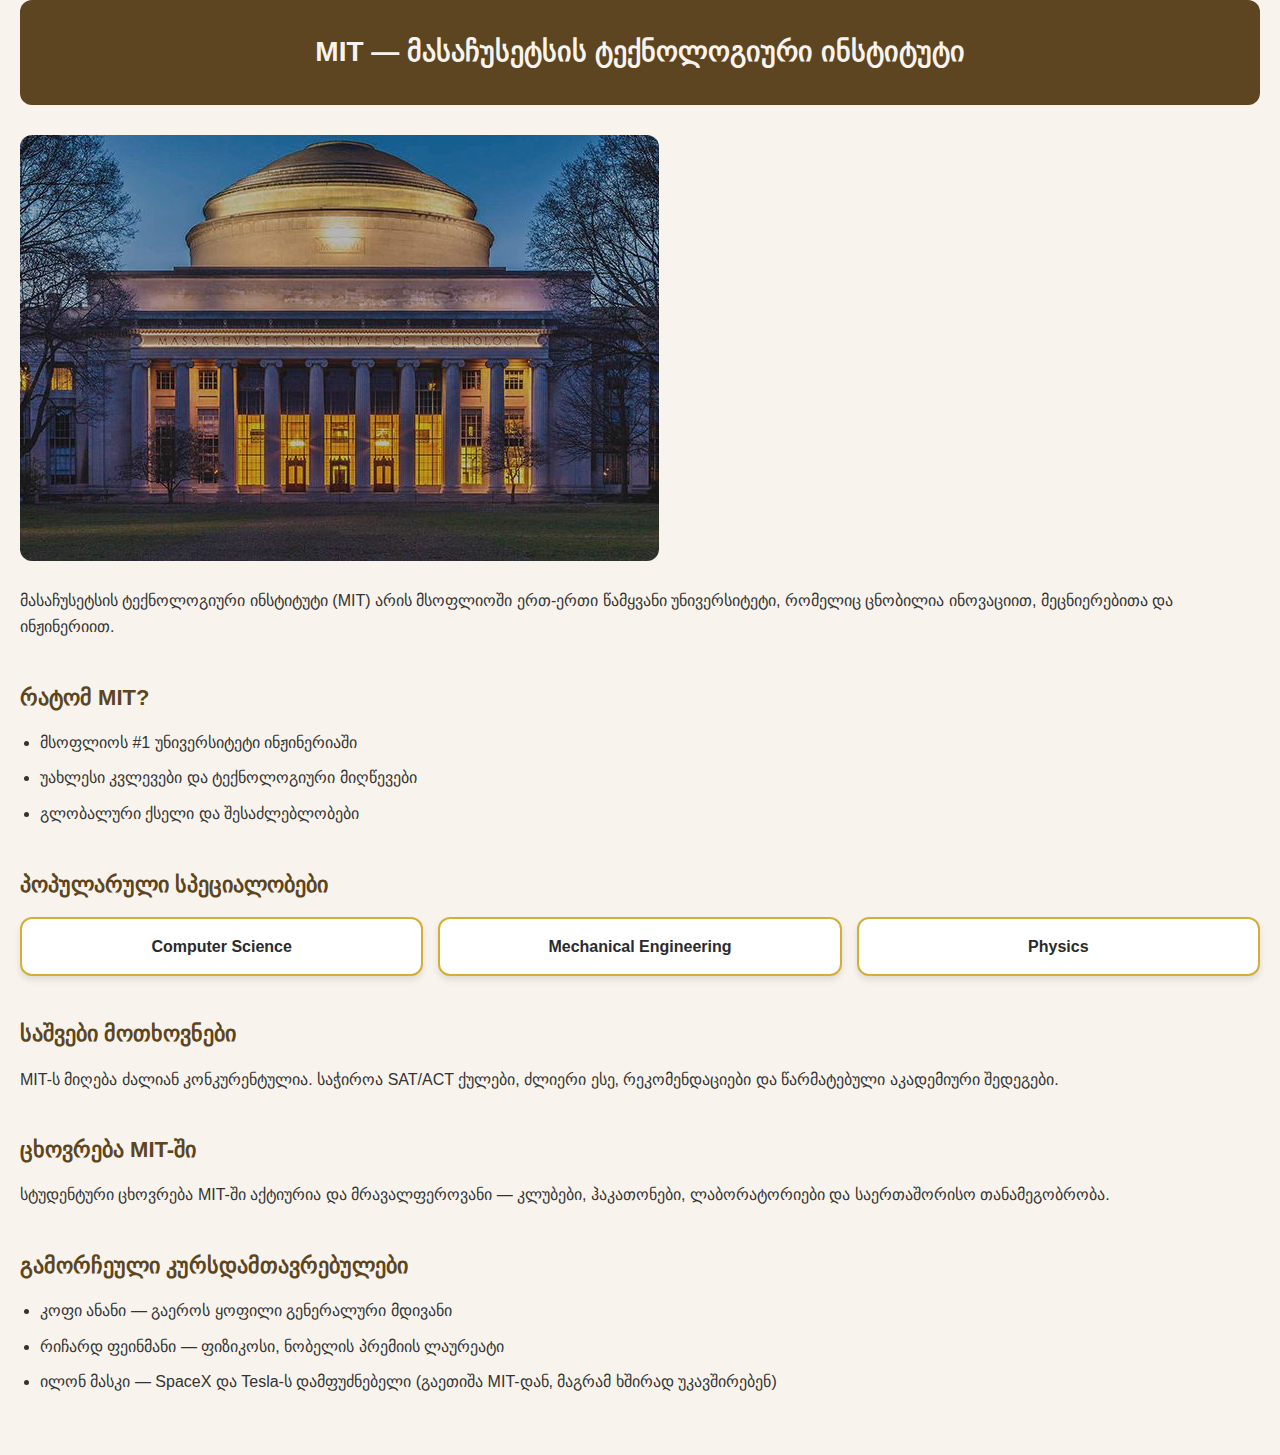
<file: samagalito universiteti/index.html>
<!DOCTYPE html>
<html lang="en">
<head>
    <meta charset="UTF-8">
    <meta name="viewport" content="width=device-width, initial-scale=1.0">
    <link rel="stylesheet" href="./styles/styles.css">
    <title>Document</title>
</head>
<body>
    <header class="header">
    <h1>MIT — მასაჩუსეტსის ტექნოლოგიური ინსტიტუტი</h1>
  </header>
<img src="../images/mitt.jpg" alt="">
  <section class="intro">
    <p>
      მასაჩუსეტსის ტექნოლოგიური ინსტიტუტი (MIT) არის მსოფლიოში ერთ-ერთი წამყვანი უნივერსიტეტი,
      რომელიც ცნობილია ინოვაციით, მეცნიერებითა და ინჟინერიით.
    </p>
  </section>

  <section class="why-mit">
    <h2>რატომ MIT?</h2>
    <ul>
      <li>მსოფლიოს #1 უნივერსიტეტი ინჟინერიაში</li>
      <li>უახლესი კვლევები და ტექნოლოგიური მიღწევები</li>
      <li>გლობალური ქსელი და შესაძლებლობები</li>
    </ul>
  </section>

  <section class="top-majors">
    <h2>პოპულარული სპეციალობები</h2>
    <div class="majors-cards">
      <div class="card">Computer Science</div>
      <div class="card">Mechanical Engineering</div>
      <div class="card">Physics</div>
    </div>
  </section>

  <section class="admission">
    <h2>საშვები მოთხოვნები</h2>
    <p>
      MIT-ს მიღება ძალიან კონკურენტულია. საჭიროა SAT/ACT ქულები, ძლიერი ესე, რეკომენდაციები
      და წარმატებული აკადემიური შედეგები.
    </p>
  </section>

  <section class="life">
    <h2>ცხოვრება MIT-ში</h2>
    <p>
      სტუდენტური ცხოვრება MIT-ში აქტიურია და მრავალფეროვანი — კლუბები, ჰაკათონები, ლაბორატორიები და საერთაშორისო თანამეგობრობა.
    </p>
  </section>

  <section class="alumni">
    <h2>გამორჩეული კურსდამთავრებულები</h2>
    <ul>
      <li>კოფი ანანი — გაეროს ყოფილი გენერალური მდივანი</li>
      <li>რიჩარდ ფეინმანი — ფიზიკოსი, ნობელის პრემიის ლაურეატი</li>
      <li>ილონ მასკი — SpaceX და Tesla-ს დამფუძნებელი (გაეთიშა MIT-დან, მაგრამ ხშირად უკავშირებენ)</li>
    </ul>
  </section>

</body>
</body>
</html>
</file>
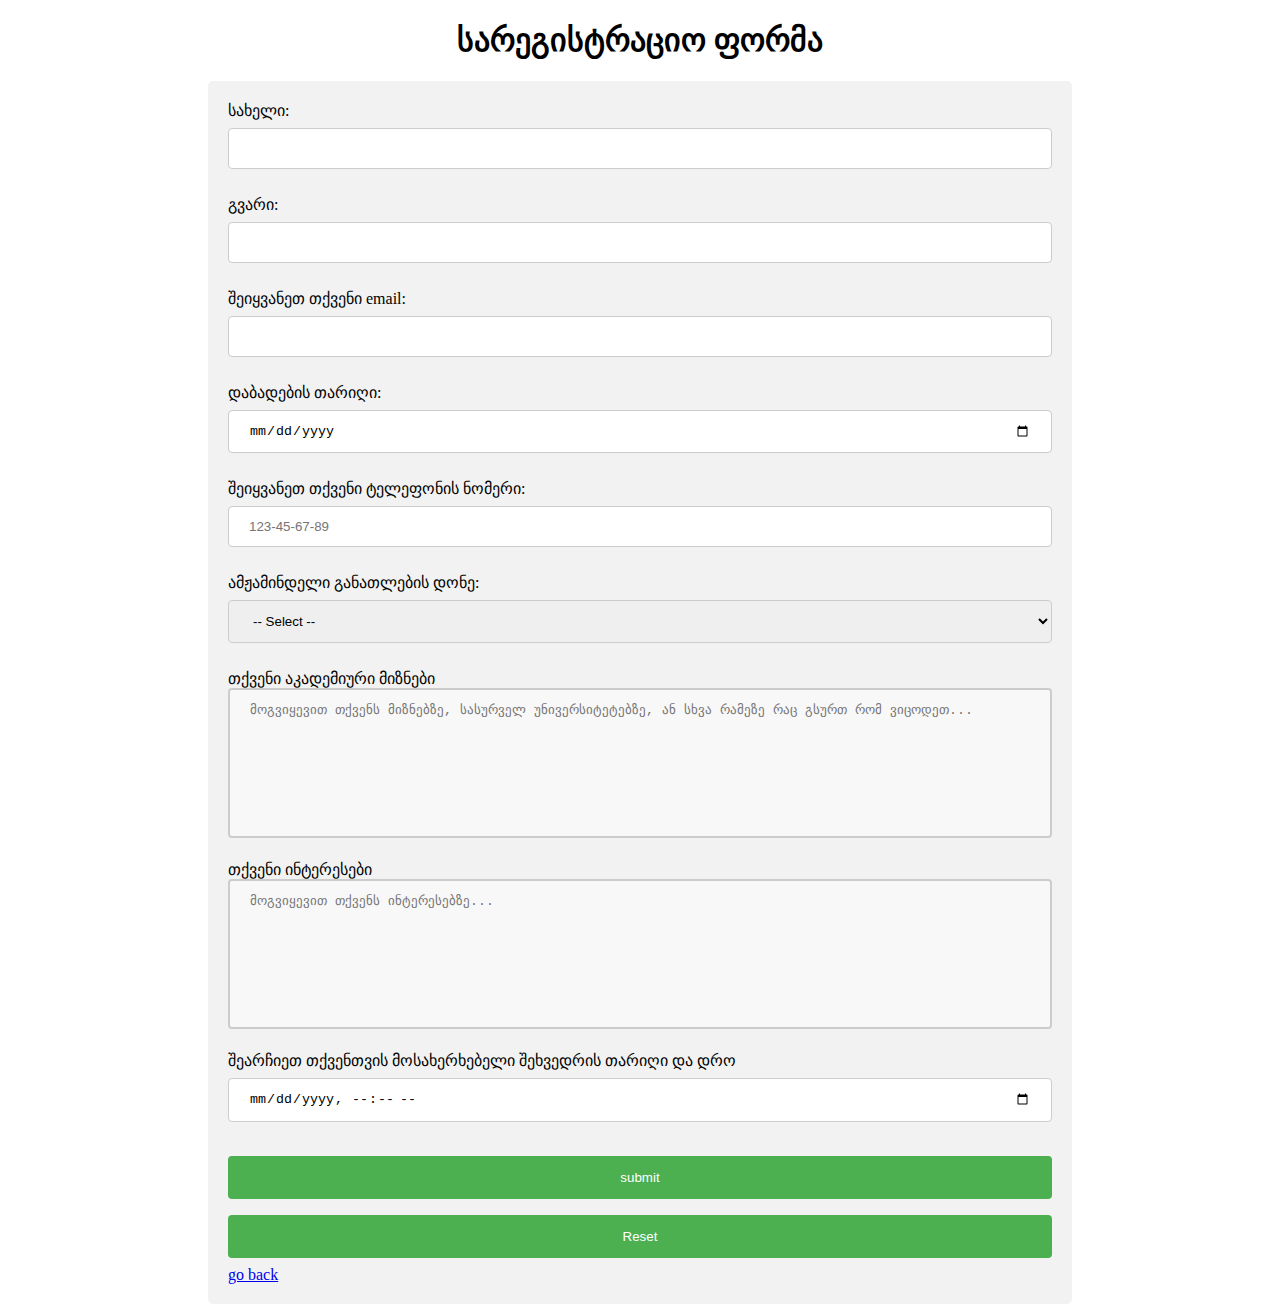
<file: saregistracio forma/index.html>
<!DOCTYPE html>
<html lang="en">
  <head>
    <meta charset="UTF-8" />
    <link rel="stylesheet" href="./styles/styles.css" />
    <title>Document</title>
  </head>
  <body>
    <h1 style="text-align: center">სარეგისტრაციო ფორმა</h1>
    <div>
      <form action="/action_page.php">
        <label for="fname">სახელი:</label>
        <input type="text" id="fname" name="fname" /><br /><br />
        <label for="sname">გვარი:</label>
        <input type="text" id="sname" name="sname" /><br /><br />
        <label for="email">შეიყვანეთ თქვენი email:</label>
        <input type="email" id="email" name="email" /><br /><br />
        <input type="hidden" id="custId" name="custId" value="3487" />
        <label for="birthday">დაბადების თარიღი:</label>
        <input type="date" id="birthday" name="birthday" /><br /><br />
        <label for="phone">შეიყვანეთ თქვენი ტელეფონის ნომერი:</label><br />
        <input
          type="tel"
          id="phone"
          name="phone"
          placeholder="123-45-67-89"
          pattern="[0-9]{3}-[0-9]{2}-[0-9]{2}-[0-9]{2}"
          required
        /><br /><br />
        <label for="education level">ამჟამინდელი განათლების დონე:</label>
        <select id="education" name="education">
          <option value="">-- Select --</option>
          <option value="below 9">მე-9 კლასზე ქვევით</option>
          <option value="9">მე-9 კლასი</option>
          <option value="10">მე-10 კლასი</option>
          <option value="11">მე-11 კლასი</option>
          <option value="12">მე-12 კლასი</option>
          <option value="graduate">სკოლა დამთავრებული</option></select
        ><br /><br />
        <label for="goals">თქვენი აკადემიური მიზნები</label><br />
        <textarea
          id="goals"
          name="goals"
          placeholder="მოგვიყევით თქვენს მიზნებზე, სასურველ უნივერსიტეტებზე, ან სხვა რამეზე რაც გსურთ რომ ვიცოდეთ..."
        ></textarea
        ><br /><br />
        <label for="interests">თქვენი ინტერესები</label><br />
        <textarea
          name="interests"
          id="interests"
          placeholder="მოგვიყევით თქვენს ინტერესებზე..."
        ></textarea
        ><br /><br />
        <label for="meeting"
          >შეარჩიეთ თქვენთვის მოსახერხებელი შეხვედრის თარიღი და დრო</label
        ><br />
        <input type="datetime-local" id="meeting" name="meeting" /><br /><br />
        <input type="submit" value="submit" />
        <button type="reset" value="Reset">Reset</button>
        <a href="../indx.html">go back</a>
      </form>
    </div>
  </body>
</html>
</file>
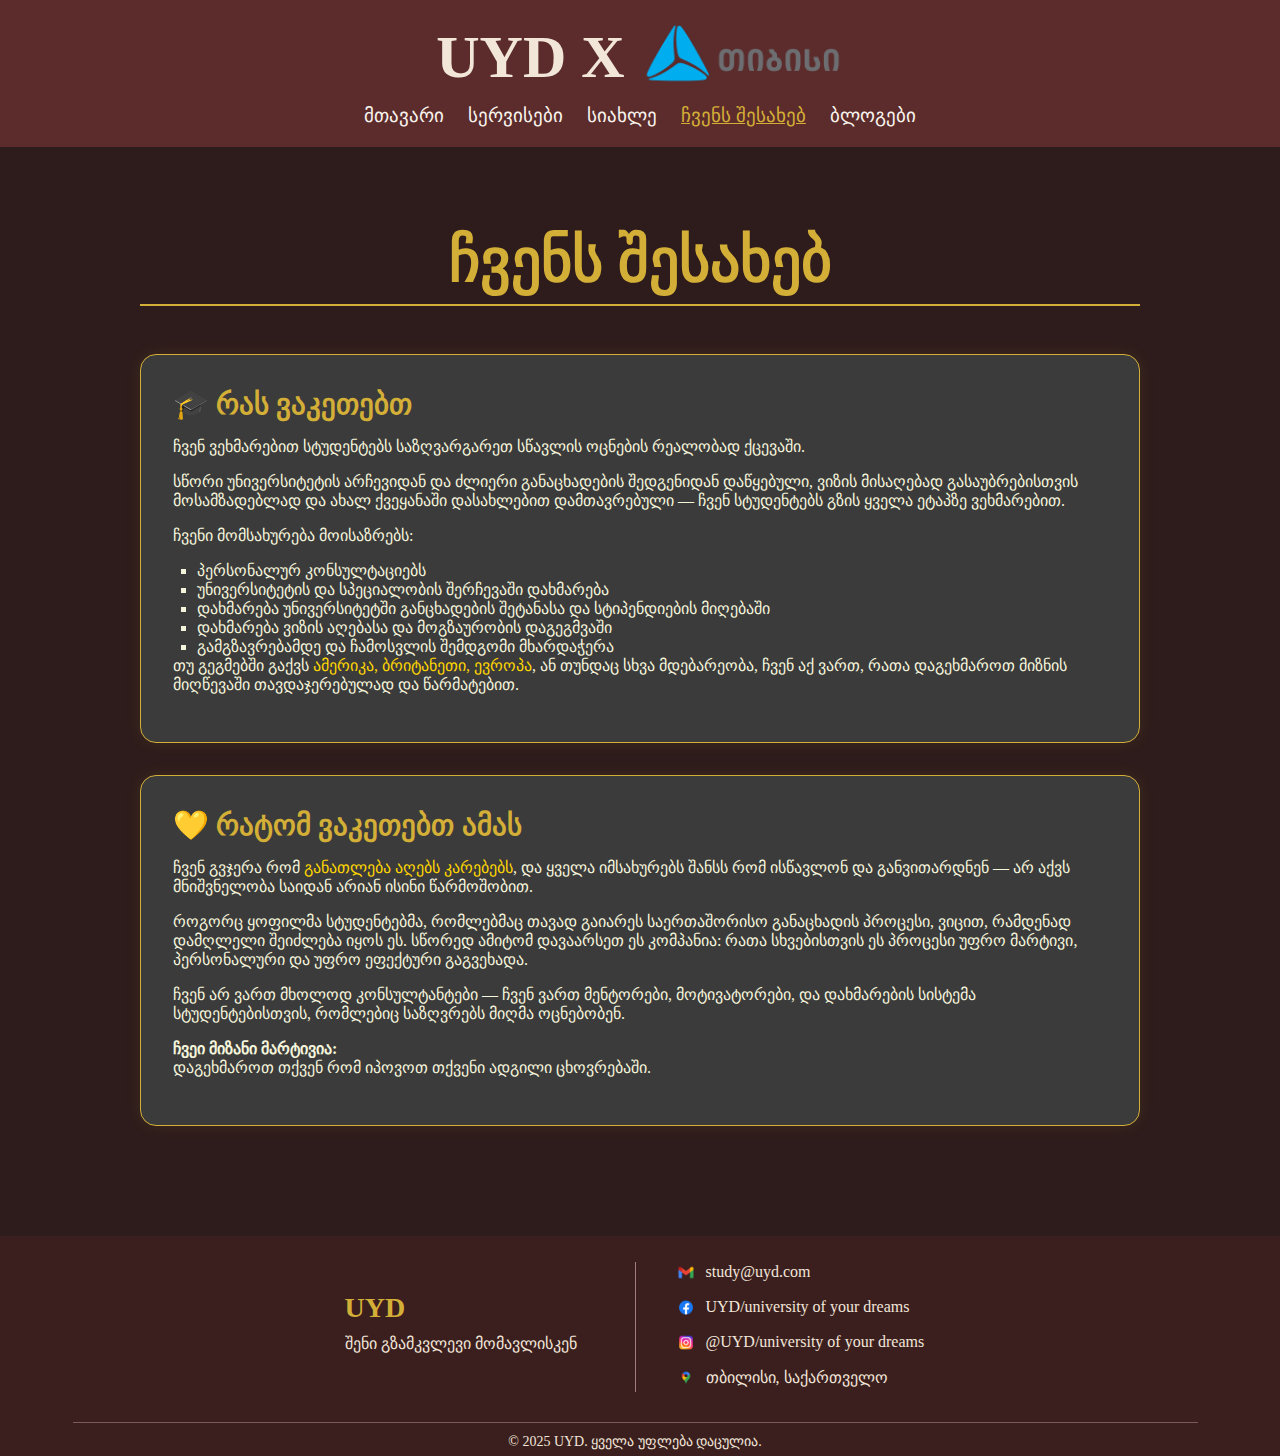
<file: sawiro masala/index.html>
<!DOCTYPE html>
<html lang="en">
  <head>
    <meta charset="UTF-8" />
    <link rel="stylesheet" href="./styles/styles.css" />
    <title>Document</title>
  </head>
  <body>
    <header>
      <div class="con">
        <div class="logo">
          <h1 class="name">UYD X</h1>
          <a href="https://tbcbank.ge/ka/tbc-education"
            ><img src="../images/tbc.png" class="tbc"
          /></a>
        </div>
        <nav class="nav">
          <a href="../indx.html">მთავარი</a>
          <a href="../servisebi/index.html">სერვისები</a>
          <a href="../siaxleebi/index.html">სიახლე</a>
          <a href="./index.html" class="open">ჩვენს შესახებ</a>
          <a href="../blogebi/index.html">ბლოგები</a>
        </nav>
      </div>
    </header>
    <div class="container">
      <h1 class="section-title">ჩვენს შესახებ</h1>
      <div class="card">
        <h2>🎓 რას ვაკეთებთ</h2>
        <p>
          ჩვენ ვეხმარებით სტუდენტებს საზღვარგარეთ სწავლის ოცნების რეალობად
          ქცევაში.
        </p>
        <p>
          სწორი უნივერსიტეტის არჩევიდან და ძლიერი განაცხადების შედგენიდან
          დაწყებული, ვიზის მისაღებად გასაუბრებისთვის მოსამზადებლად და ახალ
          ქვეყანაში დასახლებით დამთავრებული — ჩვენ სტუდენტებს გზის ყველა ეტაპზე
          ვეხმარებით.
        </p>
        <p>ჩვენი მომსახურება მოისაზრებს:</p>
        <ul>
          <li>პერსონალურ კონსულტაციებს</li>
          <li>უნივერსიტეტის და სპეციალობის შერჩევაში დახმარება</li>
          <li>
            დახმარება უნივერსიტეტში განცხადების შეტანასა და სტიპენდიების
            მიღებაში
          </li>
          <li>დახმარება ვიზის აღებასა და მოგზაურობის დაგეგმვაში</li>
          <li>გამგზავრებამდე და ჩამოსვლის შემდგომი მხარდაჭერა</li>
        </ul>
        <p>
          თუ გეგმებში გაქვს
          <span class="highlight">ამერიკა, ბრიტანეთი, ევროპა</span>, ან თუნდაც
          სხვა მდებარეობა, ჩვენ აქ ვართ, რათა დაგეხმაროთ მიზნის მიღწევაში
          თავდაჯერებულად და წარმატებით.
        </p>
      </div>
      <div class="card">
        <h2>💛 რატომ ვაკეთებთ ამას</h2>
        <p>
          ჩვენ გვჯერა რომ
          <span class="highlight">განათლება აღებს კარებებს</span>, და ყველა
          იმსახურებს შანსს რომ ისწავლონ და განვითარდნენ — არ აქვს მნიშვნელობა
          საიდან არიან ისინი წარმოშობით.
        </p>
        <p>
          როგორც ყოფილმა სტუდენტებმა, რომლებმაც თავად გაიარეს საერთაშორისო
          განაცხადის პროცესი, ვიცით, რამდენად დამღლელი შეიძლება იყოს ეს. სწორედ
          ამიტომ დავაარსეთ ეს კომპანია: რათა სხვებისთვის ეს პროცესი უფრო
          მარტივი, პერსონალური და უფრო ეფექტური გაგვეხადა.
        </p>
        <p>
          ჩვენ არ ვართ მხოლოდ კონსულტანტები — ჩვენ ვართ მენტორები, მოტივატორები,
          და დახმარების სისტემა სტუდენტებისთვის, რომლებიც საზღვრებს მიღმა
          ოცნებობენ.
        </p>
        <p>
          <strong>ჩვეი მიზანი მარტივია:</strong><br />
          დაგეხმაროთ თქვენ რომ იპოვოთ თქვენი ადგილი ცხოვრებაში.
        </p>
      </div>
    </div>
    <footer>
      <div class="footer-container">
        <div class="footer-left">
          <h2 class="footer-logo">UYD</h2>
          <p class="footer-tagline">შენი გზამკვლევი მომავლისკენ</p>
        </div>

        <div class="footer-divider"></div>

        <div class="footer-right">
          <div class="footer-item">
            <img src="../images/gmail.png" class="icon" />
            <p>study@uyd.com</p>
          </div>
          <div class="footer-item">
            <img src="../images/facebook.png" class="icon" />
            <p>UYD/university of your dreams</p>
          </div>
          <div class="footer-item">
            <img src="../images/instagram.png" class="icon" />
            <p>@UYD/university of your dreams</p>
          </div>
          <div class="footer-item">
            <img src="../images/google-map.png" class="icon" />
            <p>თბილისი, საქართველო</p>
          </div>
        </div>
      </div>

      <hr class="footer-line" />

      <p class="footer-bottom">&copy; 2025 UYD. ყველა უფლება დაცულია.</p>
    </footer>
  </body>
</html>
</file>
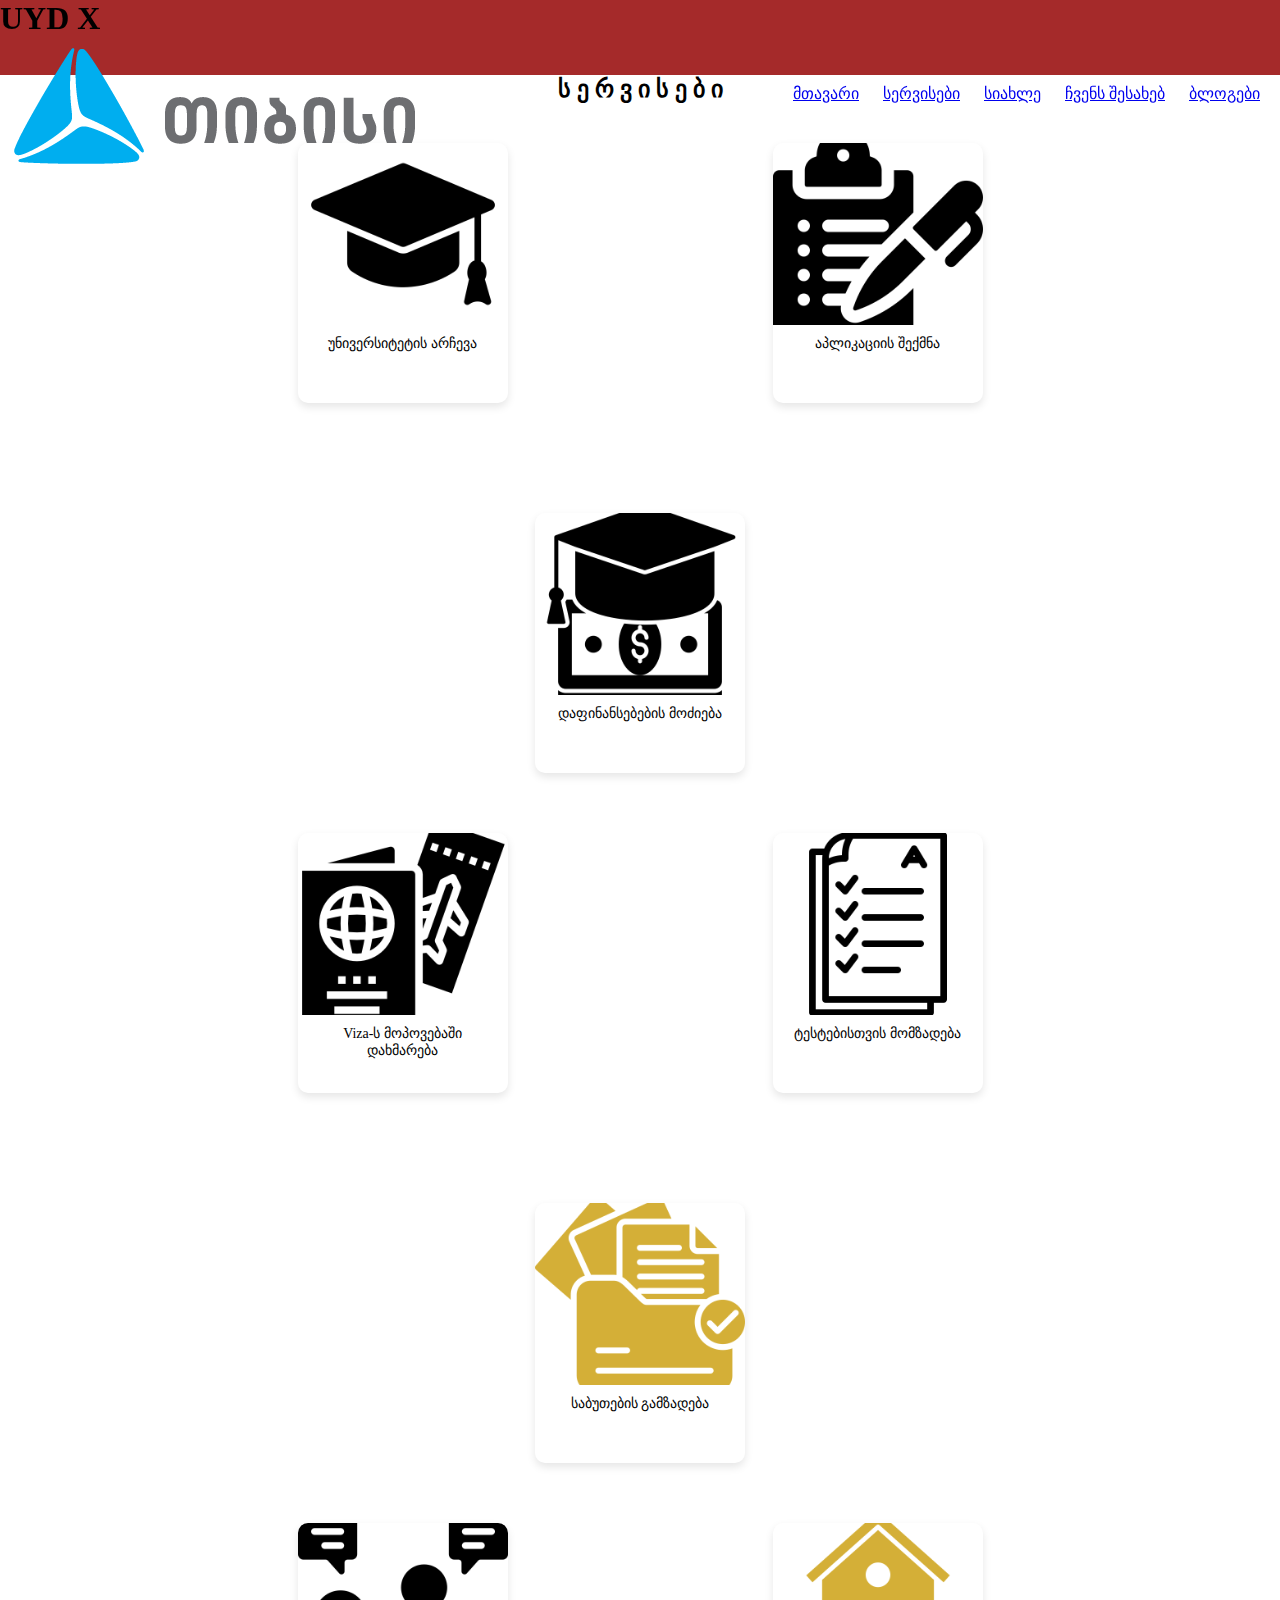
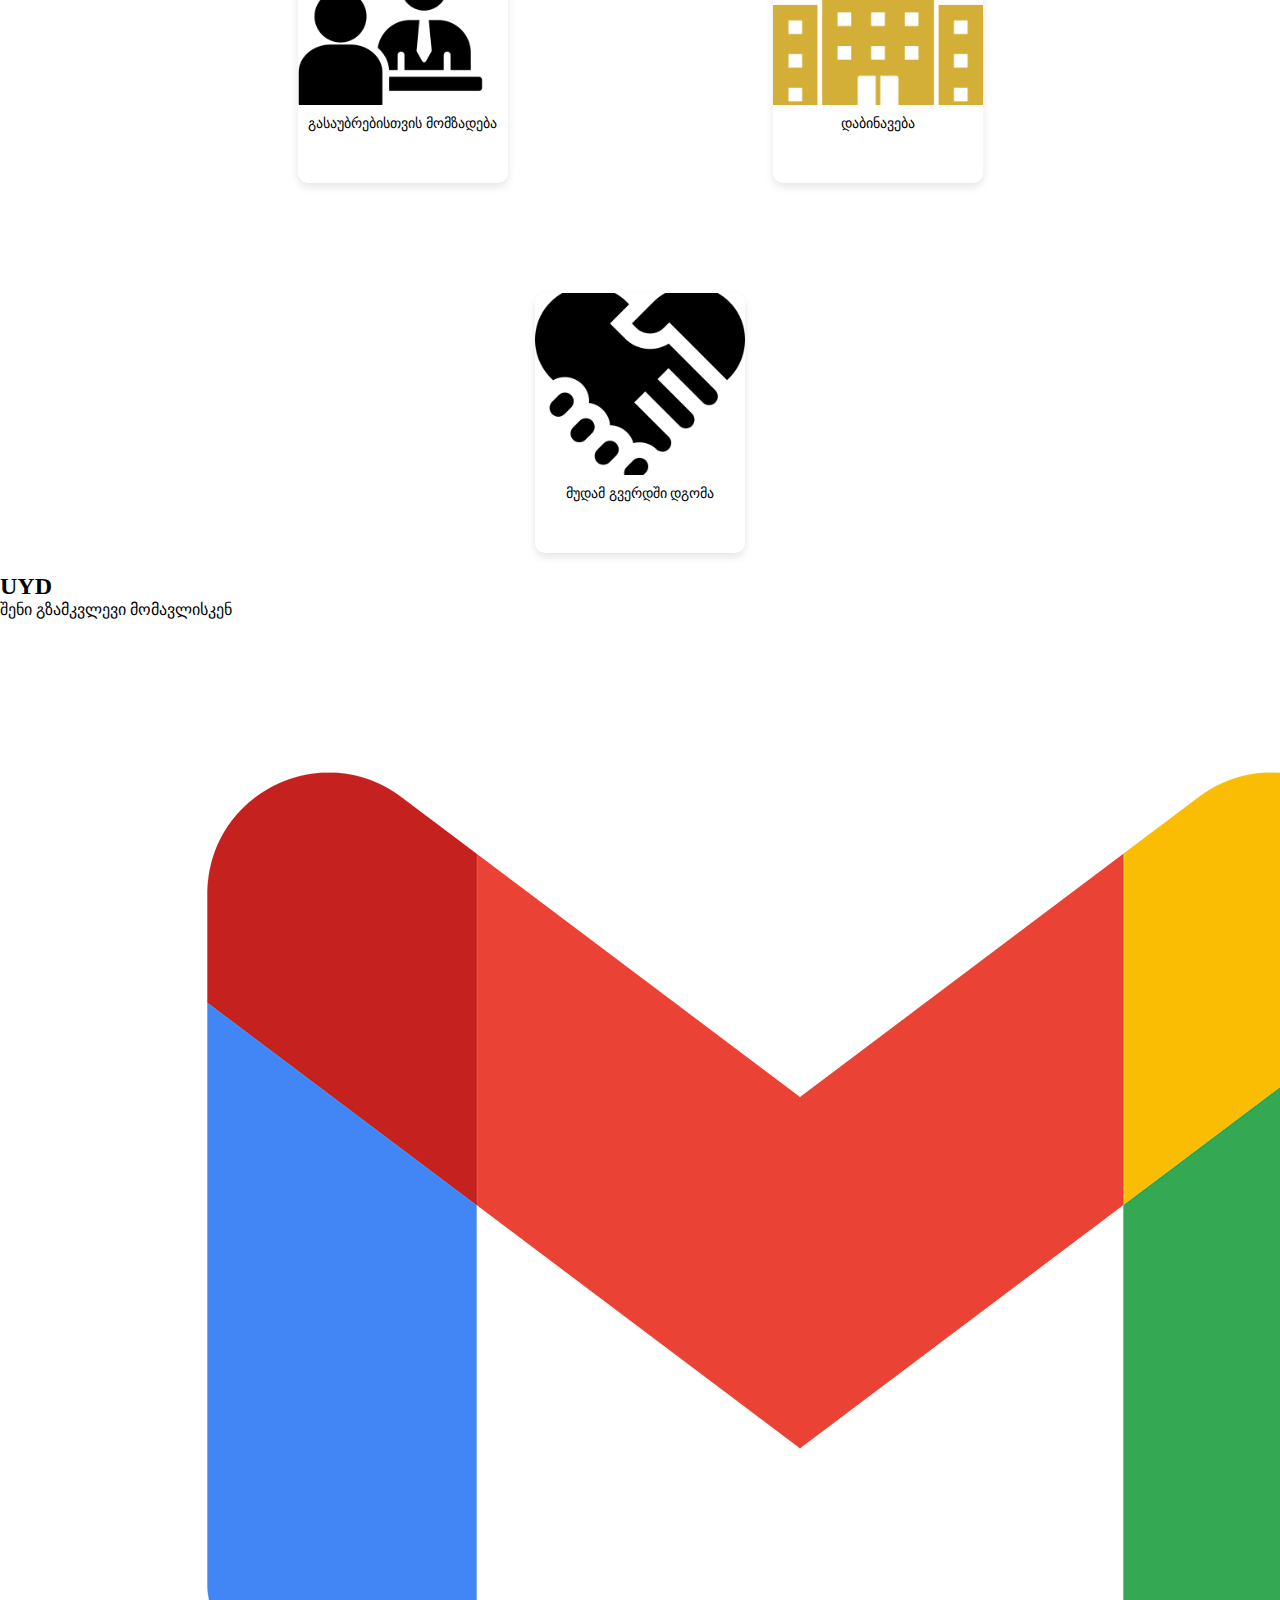
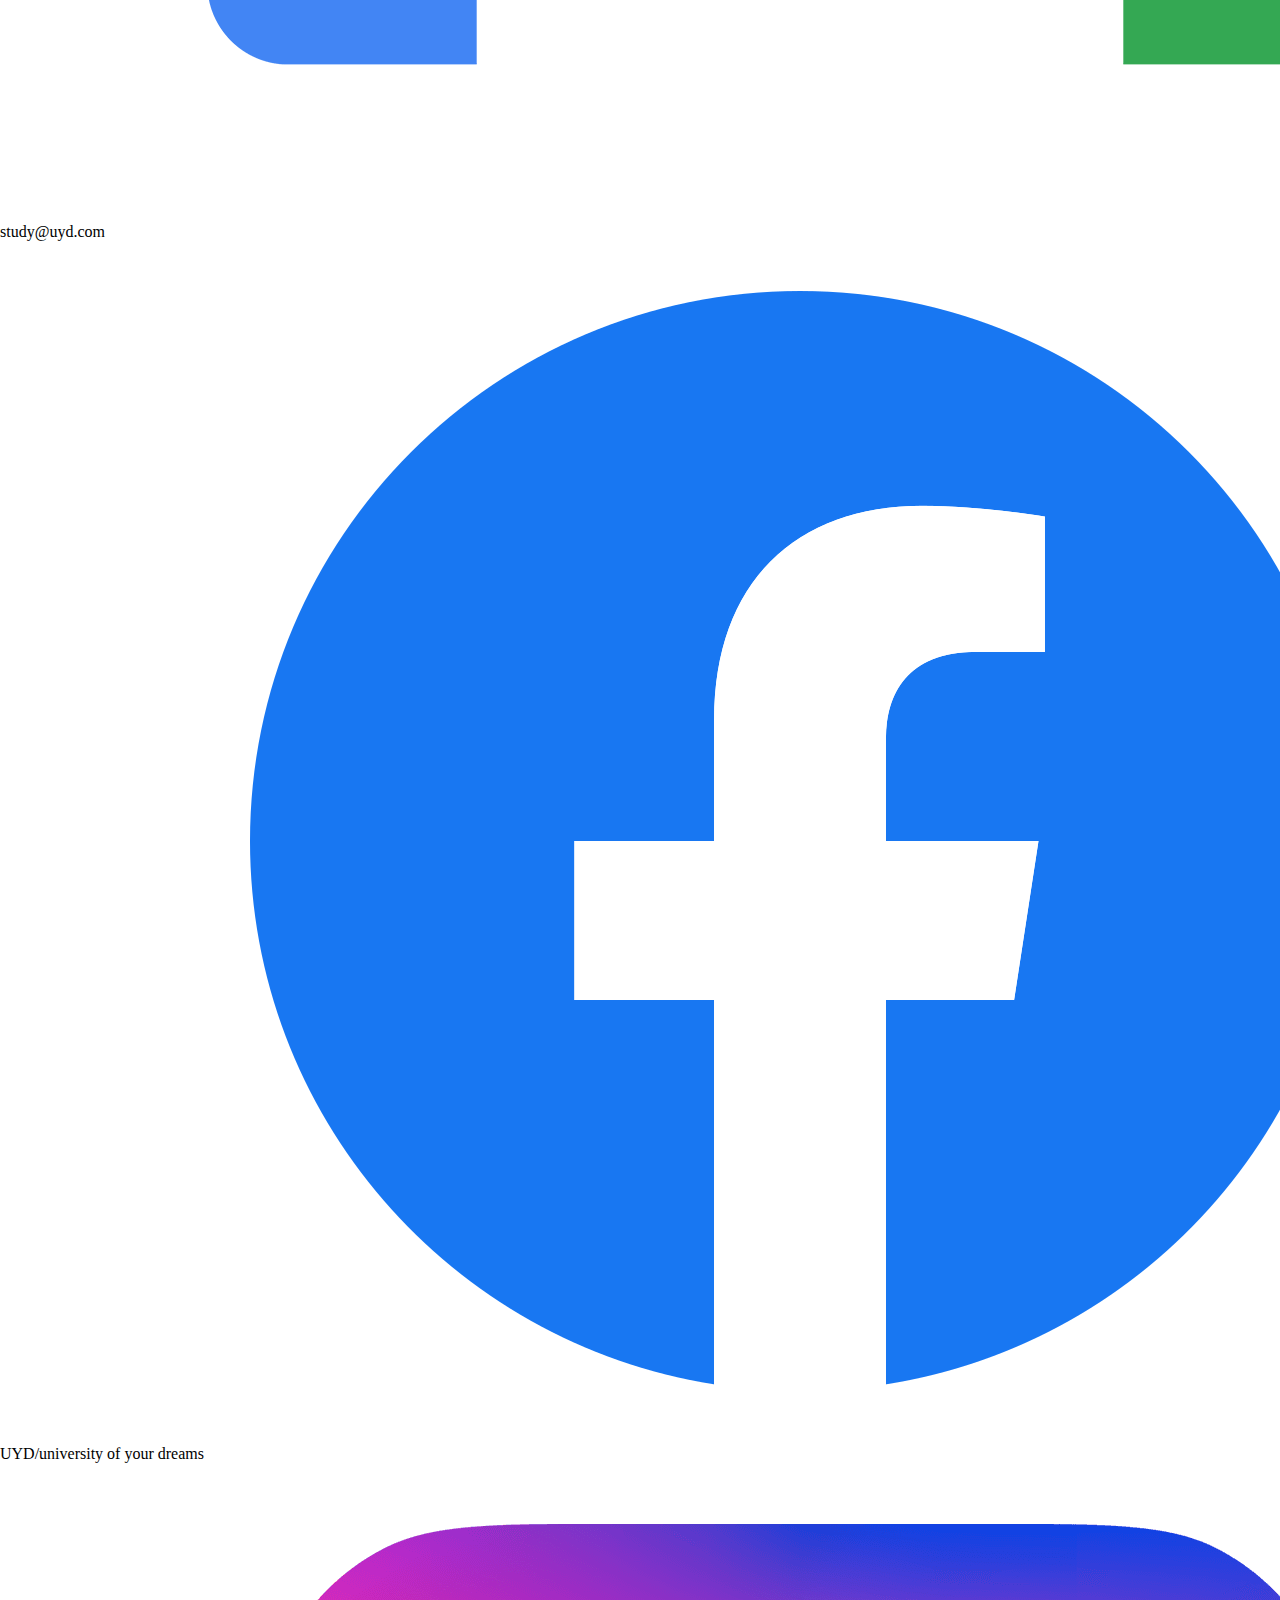
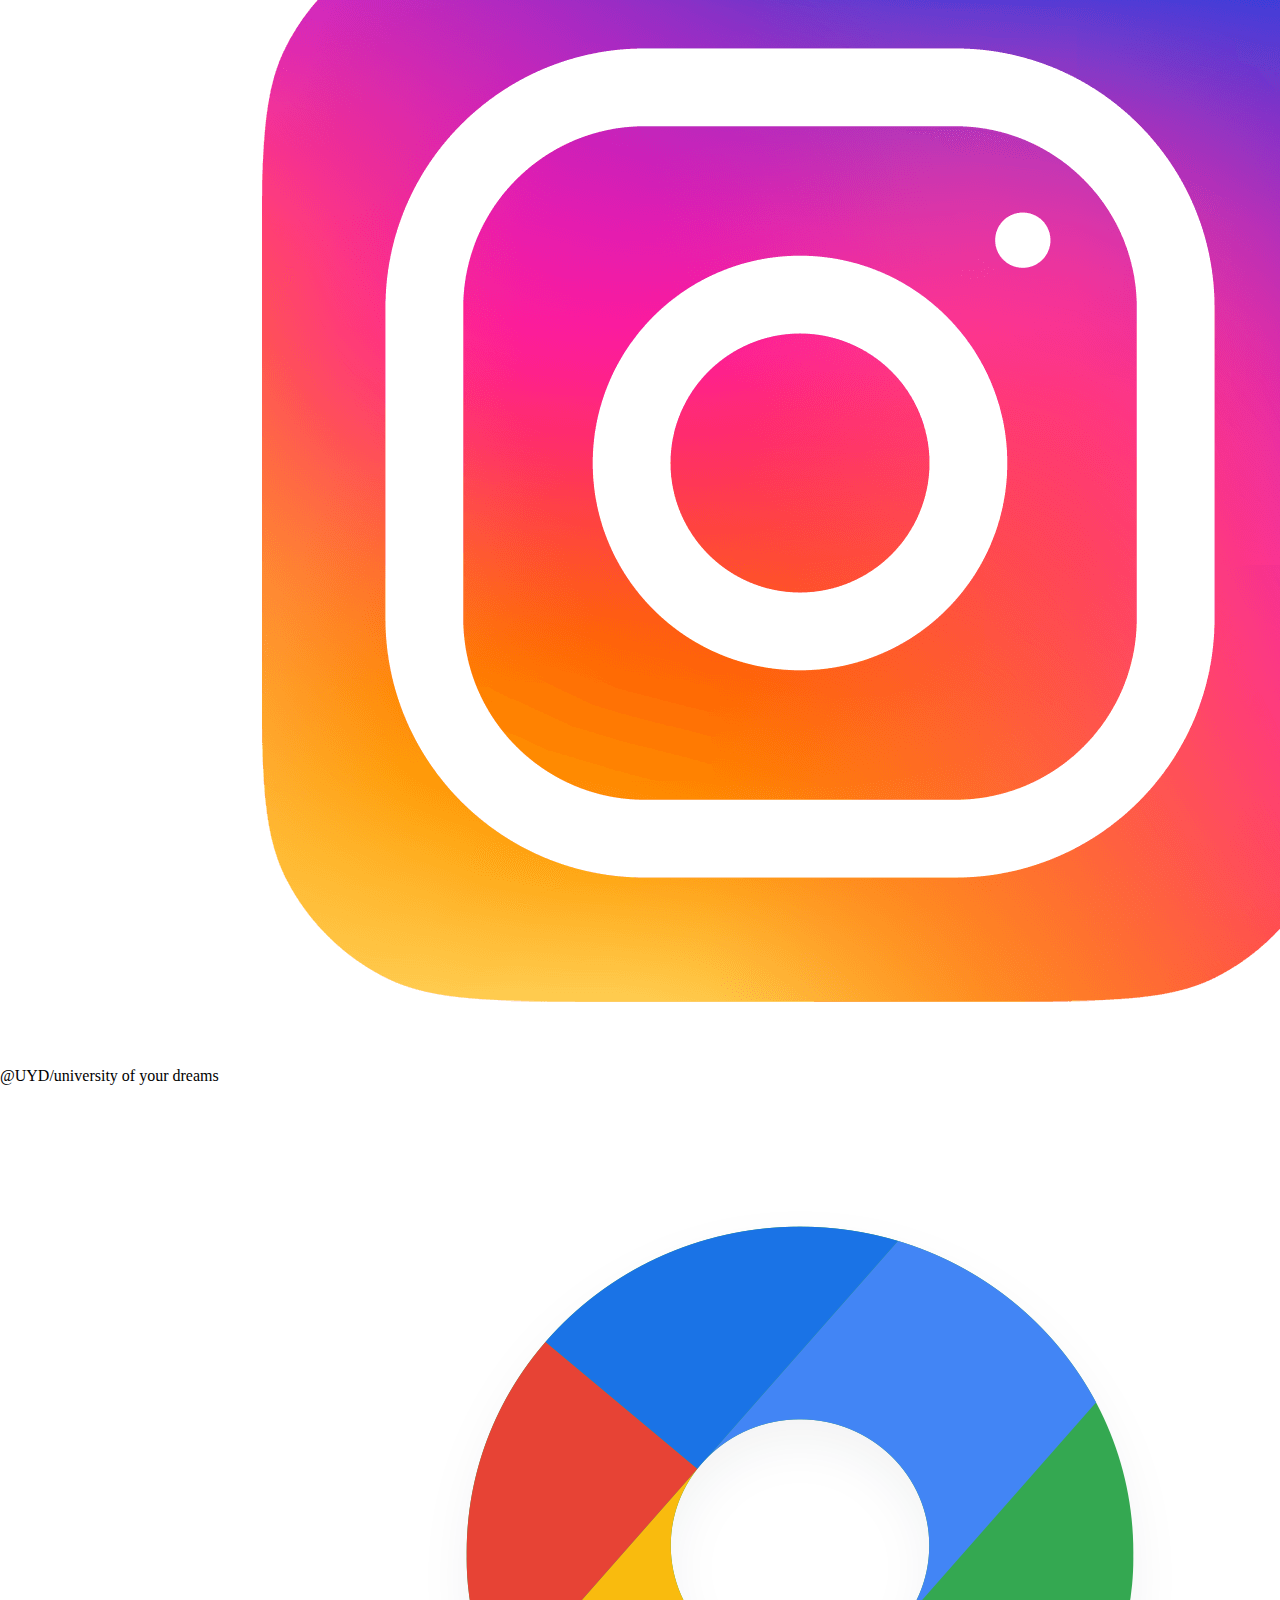
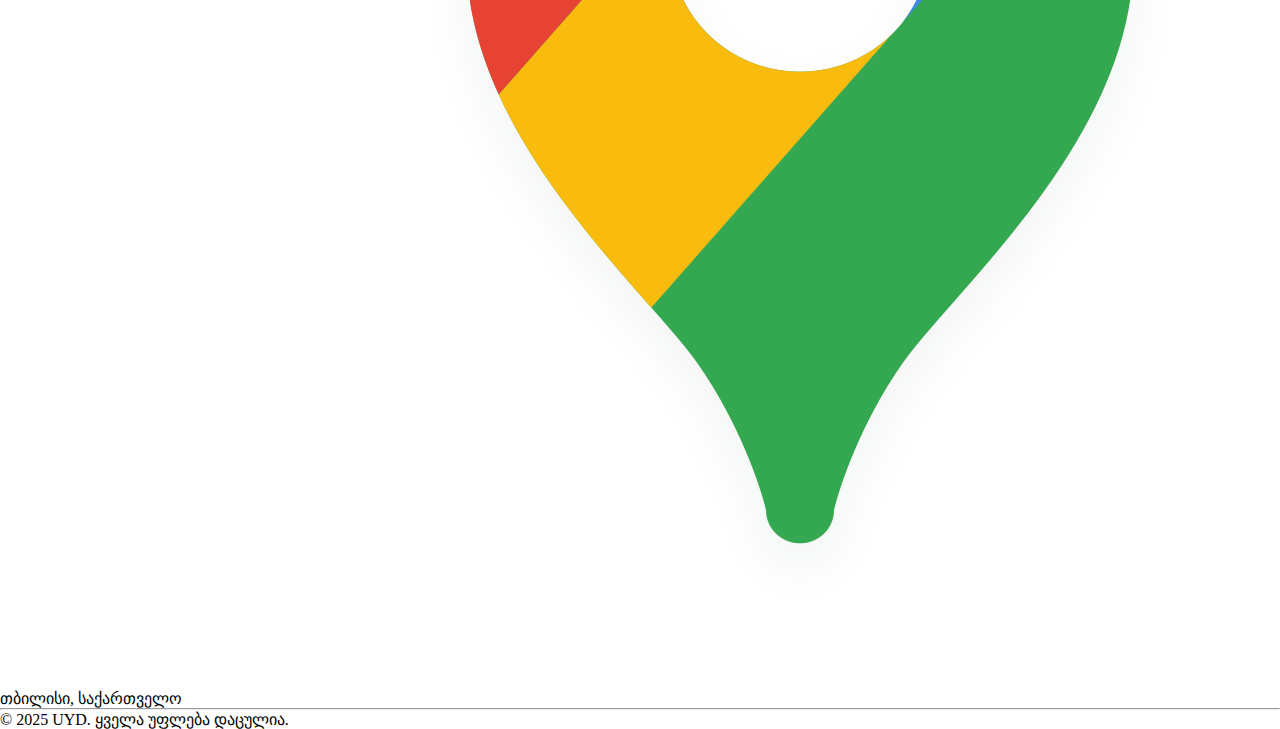
<file: servisebi/index.html>
<!DOCTYPE html>
<html lang="en">
<head>
    <meta charset="UTF-8">
    <link rel="stylesheet" href="./styles/styles.css">
    <title>Document</title>
</head>
<body>
            <header>
      <div class="con">
        <div class="logo">
        <h1 class="name">UYD X</h1>
        <a href="https://tbcbank.ge/ka/tbc-education"><img src="../images/tbc.png" class="tbc"></a>
        </div>
        <nav class="nav">
          <a href="../indx.html">მთავარი</a>
          <a href="./index.html" class="open">სერვისები</a>
          <a href="../siaxleebi/index.html">სიახლე</a>
          <a href="../sawiro masala/index.html">ჩვენს შესახებ</a>
          <a href="../blogebi/index.html">ბლოგები</a>
        </nav>
      </div>
    </header>
    <h2 style="text-align: center;">ს ე რ ვ ი ს ე ბ ი</h2>
    <div class="wrap">
        <div class="cont">
            <div class="card">
                <img src="./images/1.png" alt="">
                <p>უნივერსიტეტის არჩევა</p>
            </div>
            <div class="card">
                <img src="./images/2.png" alt="">
                <p>აპლიკაციის შექმნა</p>
            </div>
            <div class="card">
                <img src="./images/3.png" alt="">
                <p>დაფინანსებების მოძიება</p>
            </div>
        </div>
        <div class="cont">
            <div class="card">
                <img src="./images/4.png" alt="">
                <p>Viza-ს მოპოვებაში დახმარება</p>
            </div>
            <div class="card">
                <img src="./images/5.png" alt="">
                <p>ტესტებისთვის მომზადება</p>
            </div>
            <div class="card">
                <img src="./images/6.png" alt="">
                <p>საბუთების გამზადება</p>
            </div>
        </div>
        <div class="cont">
            <div class="card">
                <img src="./images/7.png" alt="">
                <p>გასაუბრებისთვის მომზადება</p>
            </div>
            <div class="card">
                <img src="./images/8.png" alt="">
                <p>დაბინავება</p>
            </div>
            <div class="card">
                <img src="./images/9.png" alt="">
                <p>მუდამ გვერდში დგომა</p>
            </div>
        </div>
    </div>
     <footer>
  <div class="footer-container">
    <div class="footer-left">
      <h2 class="footer-logo">UYD</h2>
      <p class="footer-tagline">შენი გზამკვლევი მომავლისკენ</p>
    </div>

    <div class="footer-divider"></div>

    <div class="footer-right">
  <div class="footer-item">
    <img src="../images/gmail.png" class="icon">
    <p>study@uyd.com</p>
  </div>
  <div class="footer-item">
    <img src="../images/facebook.png" class="icon">
    <p>UYD/university of your dreams</p>
  </div>
  <div class="footer-item">
    <img src="../images/instagram.png" class="icon">
    <p>@UYD/university of your dreams</p>
  </div>
  <div class="footer-item">
    <img src="../images/google-map.png" class="icon">
    <p>თბილისი, საქართველო</p>
  </div>
</div>
  </div>

  <hr class="footer-line">

  <p class="footer-bottom">&copy; 2025 UYD. ყველა უფლება დაცულია.</p>
</footer>
</body>
</html>
</file>
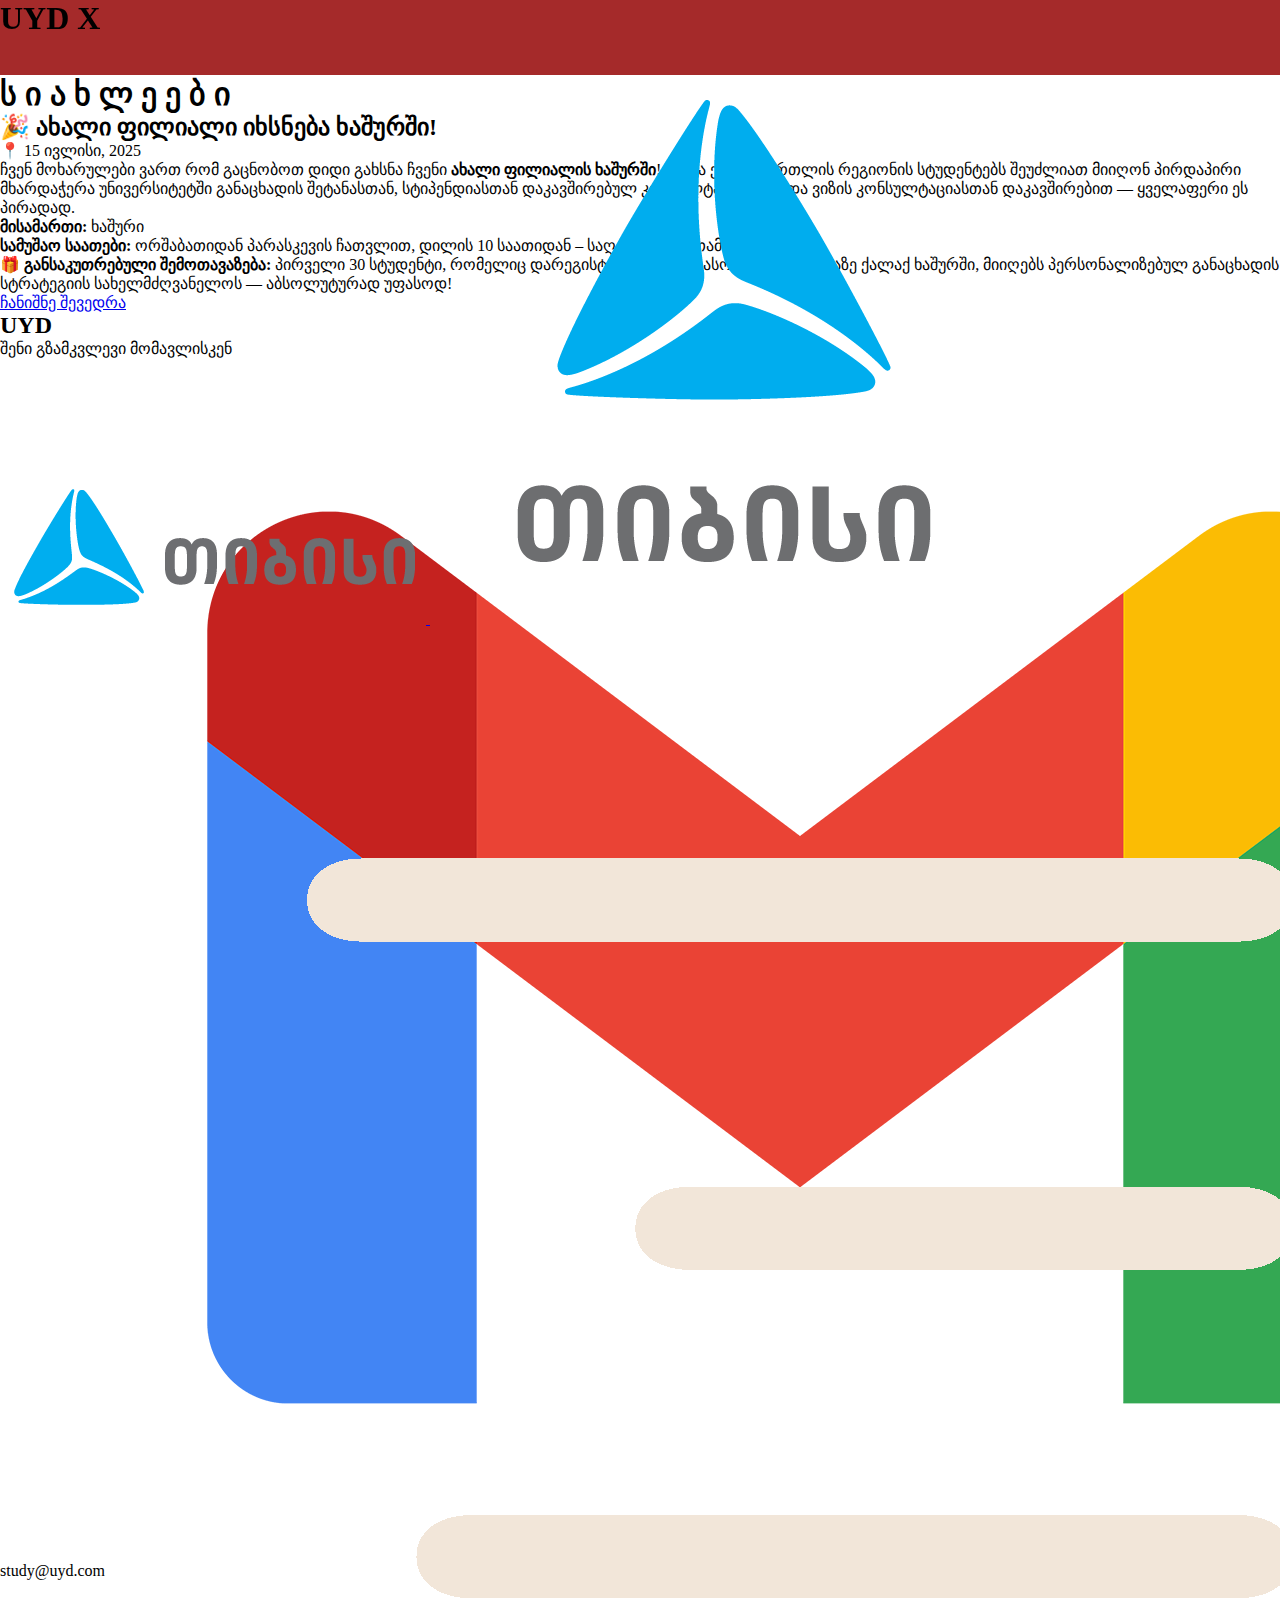
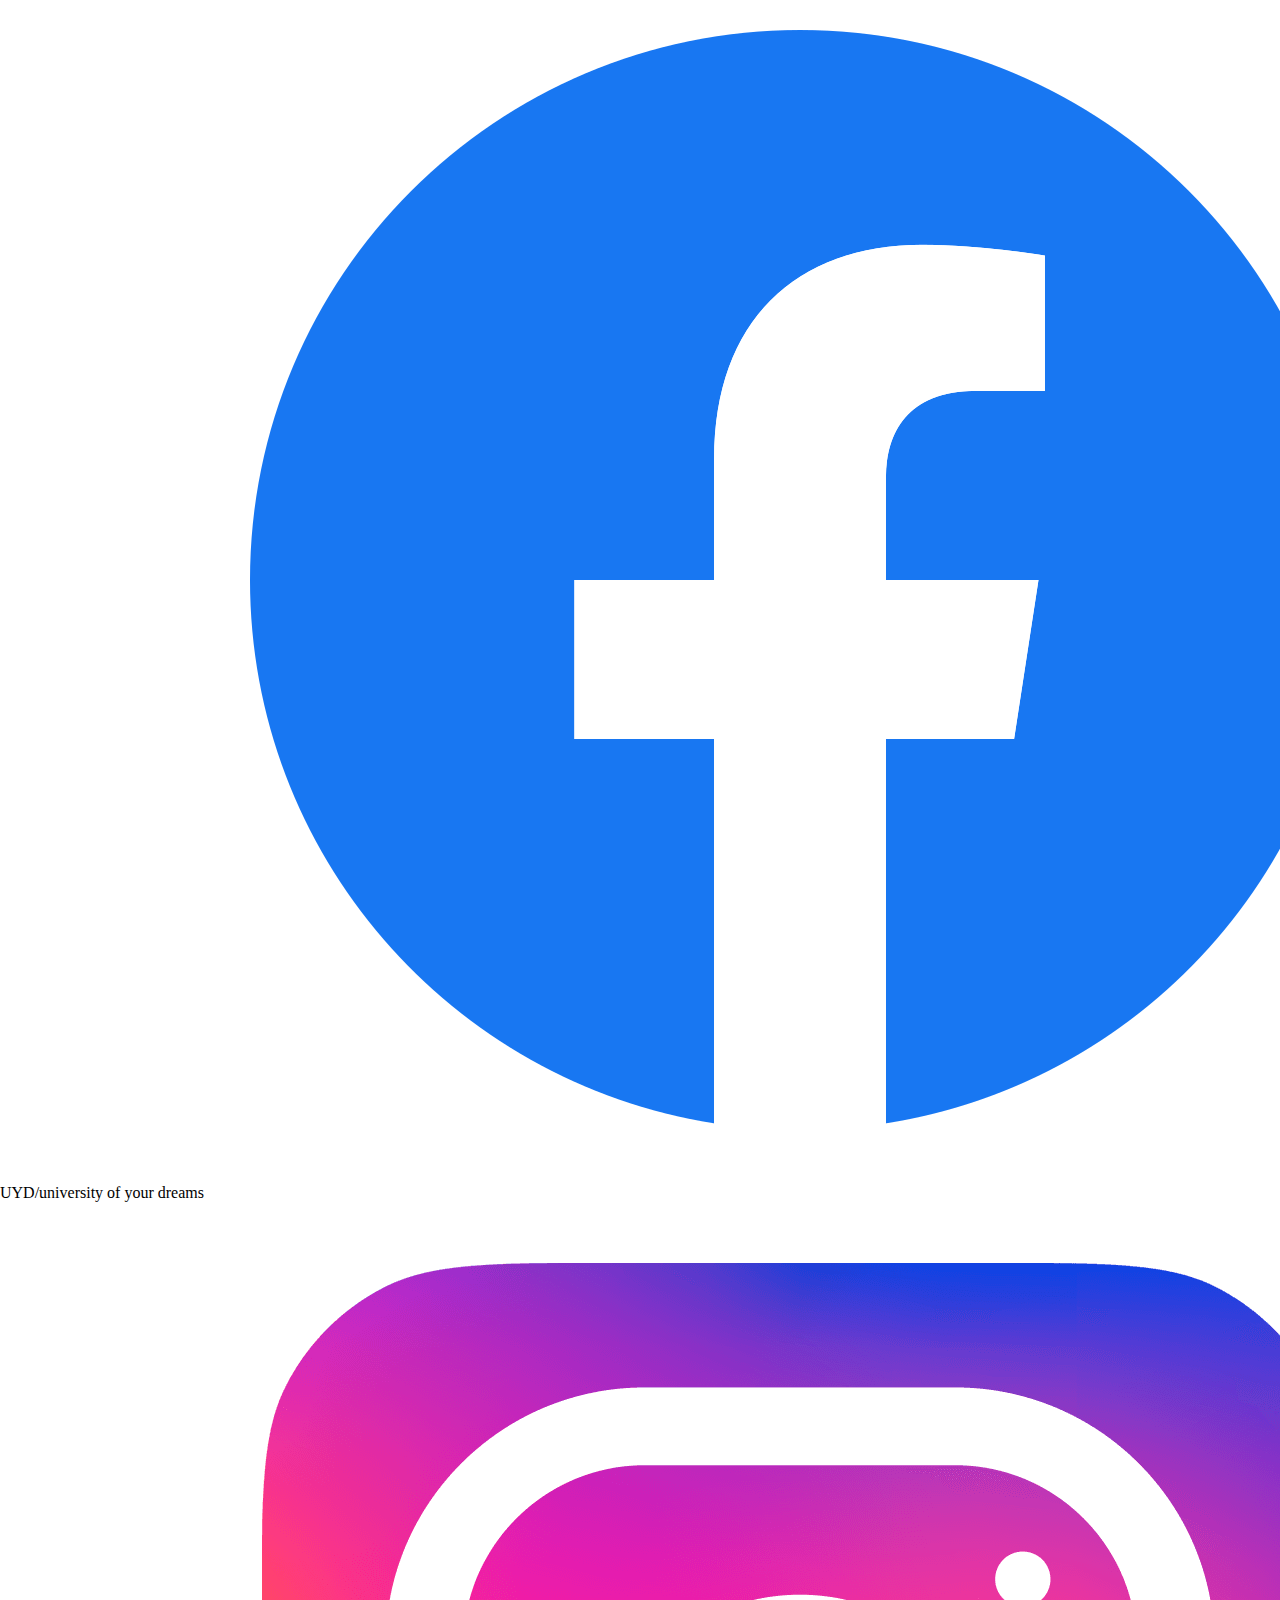
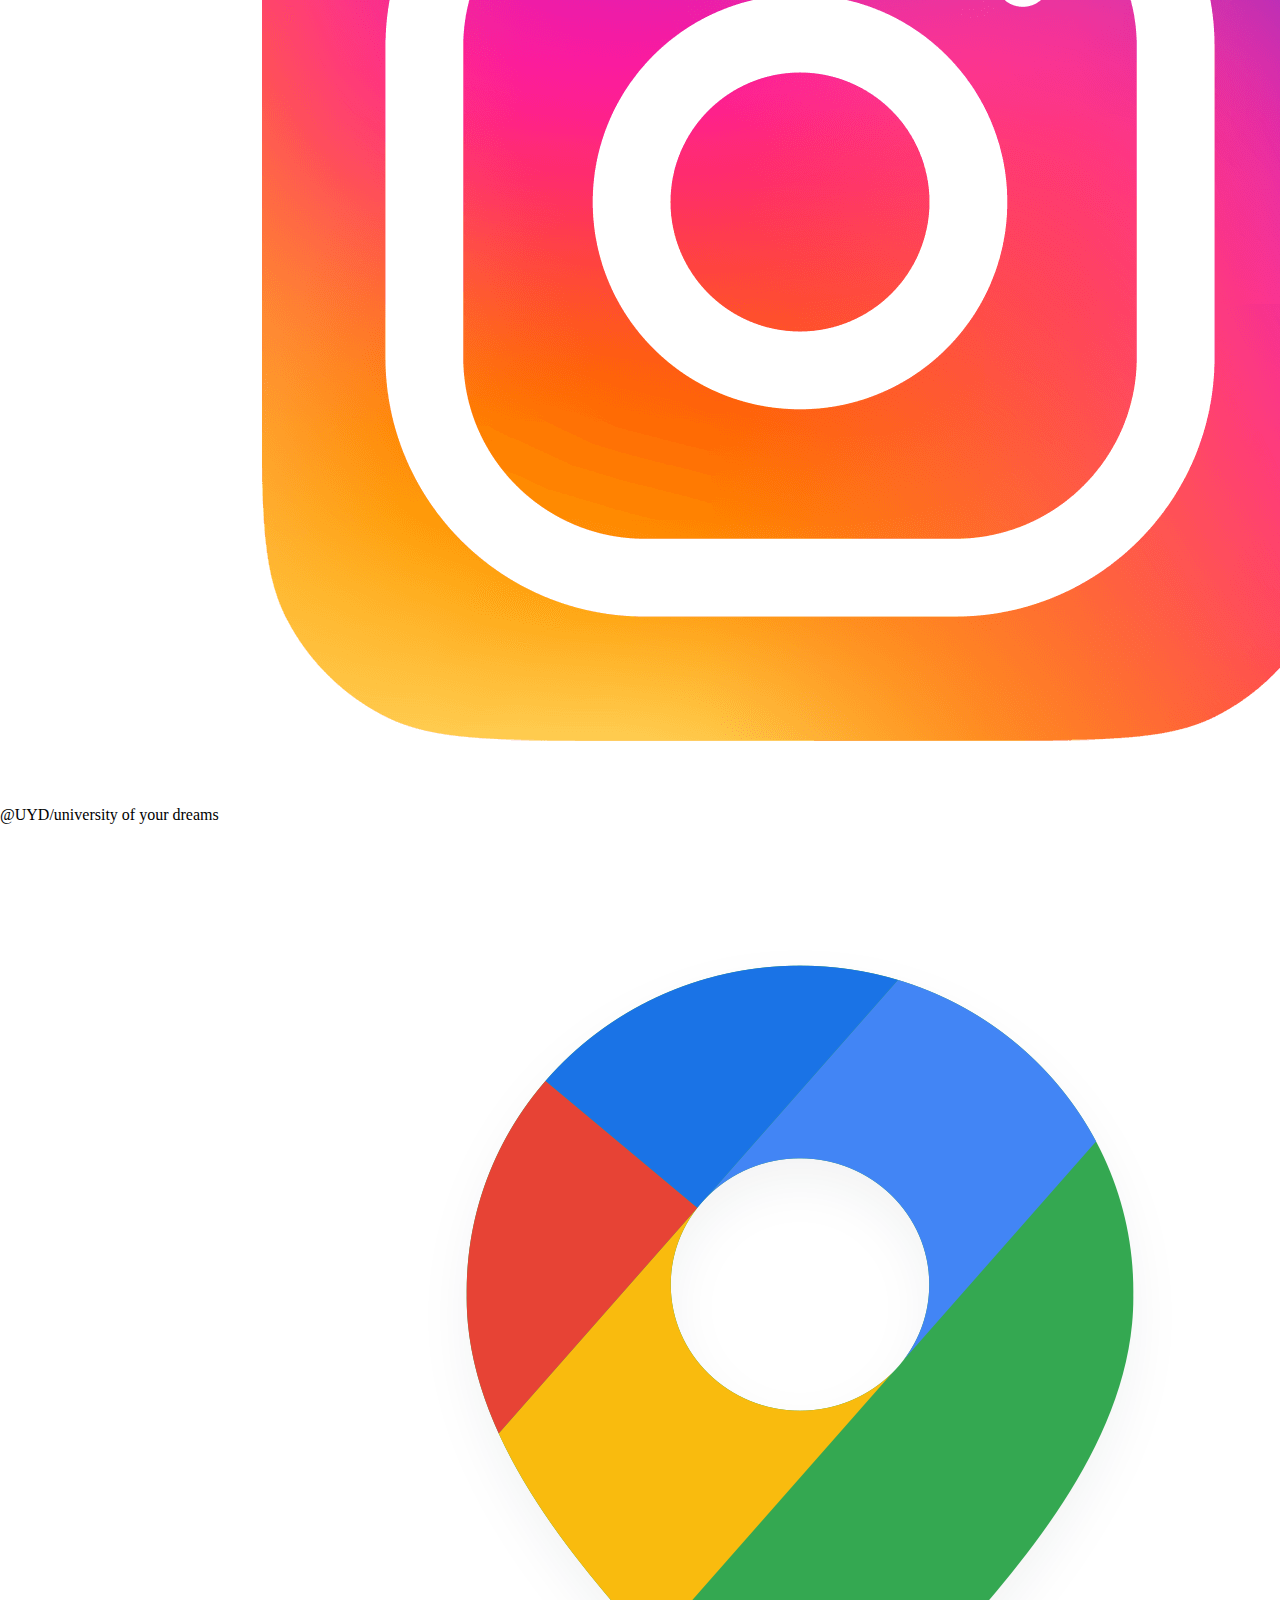
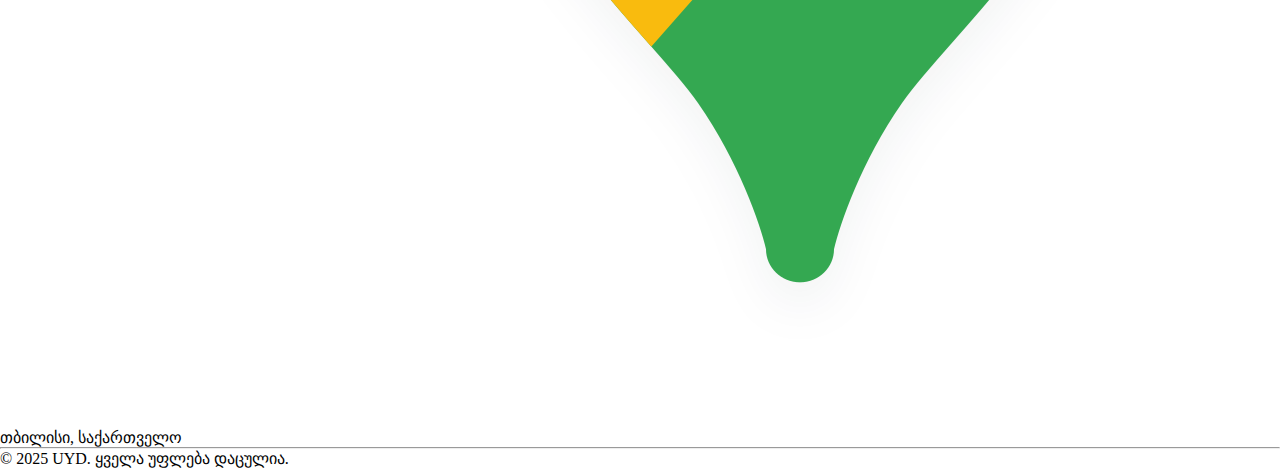
<file: siaxleebi/index.html>
<!DOCTYPE html>
<html lang="en">
  <head>
    <meta charset="UTF-8" />
    <link rel="stylesheet" href="./styles/styles.css" />
    <link
      rel="stylesheet"
      href="https://cdn.web-fonts.ge/fonts/bpg-irubaqidze/css/bpg-irubaqidze.min.css"
    />
    <title>Document</title>
  </head>
  <body>
    <header>
      <div class="con">
        <div class="logo">
          <h1 class="name">UYD X</h1>
          <a href="https://tbcbank.ge/ka/tbc-education">
            <img src="../images/tbc.png" class="tbc" />
            <img src="../images/tbc-logo.png" class="tbc-logo" />
          </a>
          <img src="../images/hamburger menu.png" class="burger" />
        </div>
        <nav class="nav">
          <a href="../indx.html" class="o">მთავარი</a>
          <a href="../servisebi/index.html" class="o">სერვისები</a>
          <a href="./index.html" class="open">სიახლე</a>
          <a href="../sawiro masala/index.html" class="o">ჩვენს შესახებ</a>
          <a href="../blogebi/index.html" class="o">ბლოგები</a>
        </nav>
      </div>
    </header>
    <h1>ს ი ა ხ ლ ე ე ბ ი</h1>
    <div class="news-card">
      <h2 class="news-title">🎉 ახალი ფილიალი იხსნება ხაშურში!</h2>
      <p class="news-date">📍 15 ივლისი, 2025</p>
      <p class="news-text">
        ჩვენ მოხარულები ვართ რომ გაცნობოთ დიდი გახსნა ჩვენი
        <strong>ახალი ფილიალის ხაშურში</strong>! ახლა ქვემო ქართლის რეგიონის
        სტუდენტებს შეუძლიათ მიიღონ პირდაპირი მხარდაჭერა უნივერსიტეტში განაცხადის
        შეტანასთან, სტიპენდიასთან დაკავშირებულ კონსულტაციასთან და ვიზის
        კონსულტაციასთან დაკავშირებით — ყველაფერი ეს პირადად.
      </p>
      <p class="news-text">
        <strong>მისამართი:</strong> ხაშური<br />
        <strong>სამუშაო საათები:</strong> ორშაბათიდან პარასკევის ჩათვლით, დილის
        10 საათიდან – საღამოს 6 საათამდე
      </p>
      <p class="news-text">
        🎁 <strong>განსაკუთრებული შემოთავაზება:</strong> პირველი 30 სტუდენტი,
        რომელიც დარეგისტრირდება უფასო კონსულტაციაზე ქალაქ ხაშურში, მიიღებს
        პერსონალიზებულ განაცხადის სტრატეგიის სახელმძღვანელოს — აბსოლუტურად
        უფასოდ!
      </p>
      <a class="news-button" href="../saregistracio forma/index.html"
        >ჩანიშნე შევედრა</a
      >
    </div>
    <footer>
      <div class="footer-container">
        <div class="footer-left">
          <h2 class="footer-logo">UYD</h2>
          <p class="footer-tagline">შენი გზამკვლევი მომავლისკენ</p>
        </div>

        <div class="footer-divider"></div>

        <div class="footer-right">
          <div class="footer-item">
            <img src="../images/gmail.png" class="icon" />
            <p>study@uyd.com</p>
          </div>
          <div class="footer-item">
            <img src="../images/facebook.png" class="icon" />
            <p>UYD/university of your dreams</p>
          </div>
          <div class="footer-item">
            <img src="../images/instagram.png" class="icon" />
            <p>@UYD/university of your dreams</p>
          </div>
          <div class="footer-item">
            <img src="../images/google-map.png" class="icon" />
            <p>თბილისი, საქართველო</p>
          </div>
        </div>
      </div>

      <hr class="footer-line" />

      <p class="footer-bottom">&copy; 2025 UYD. ყველა უფლება დაცულია.</p>
    </footer>
  </body>
</html>
</file>
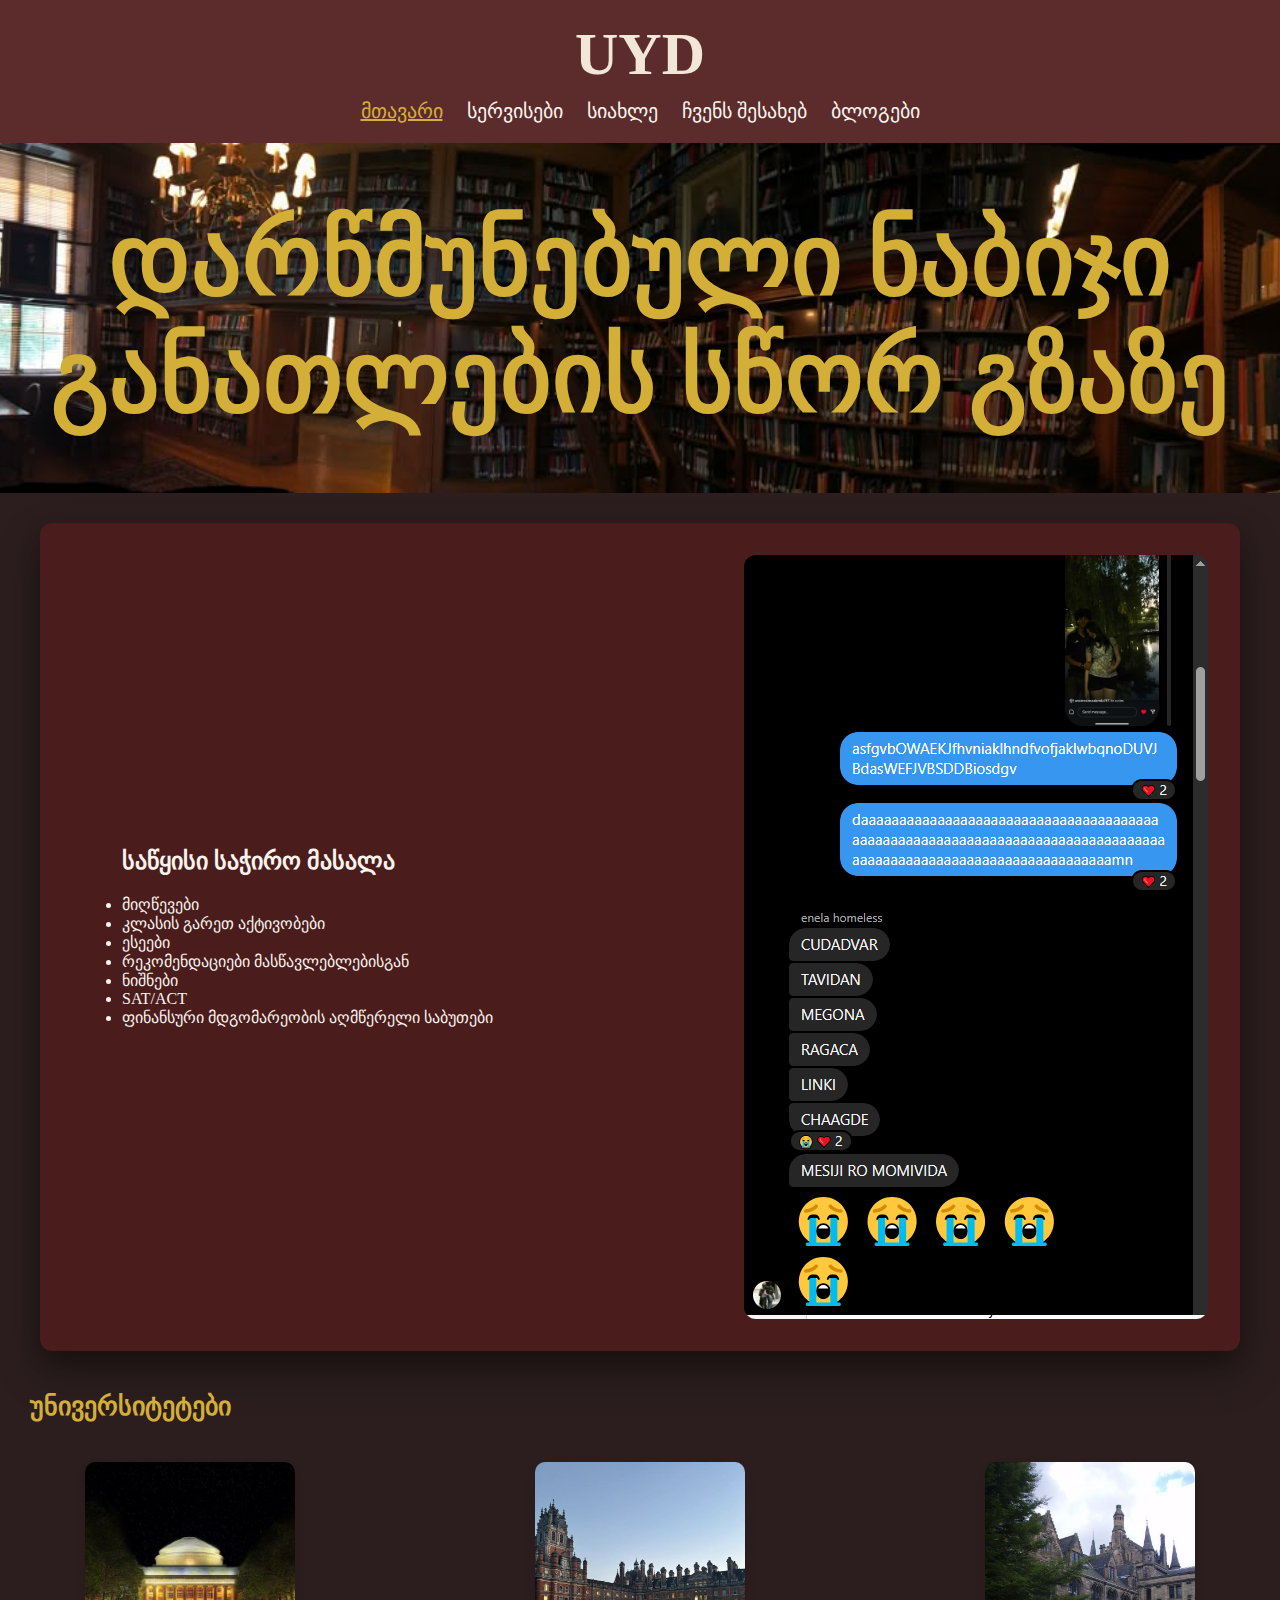
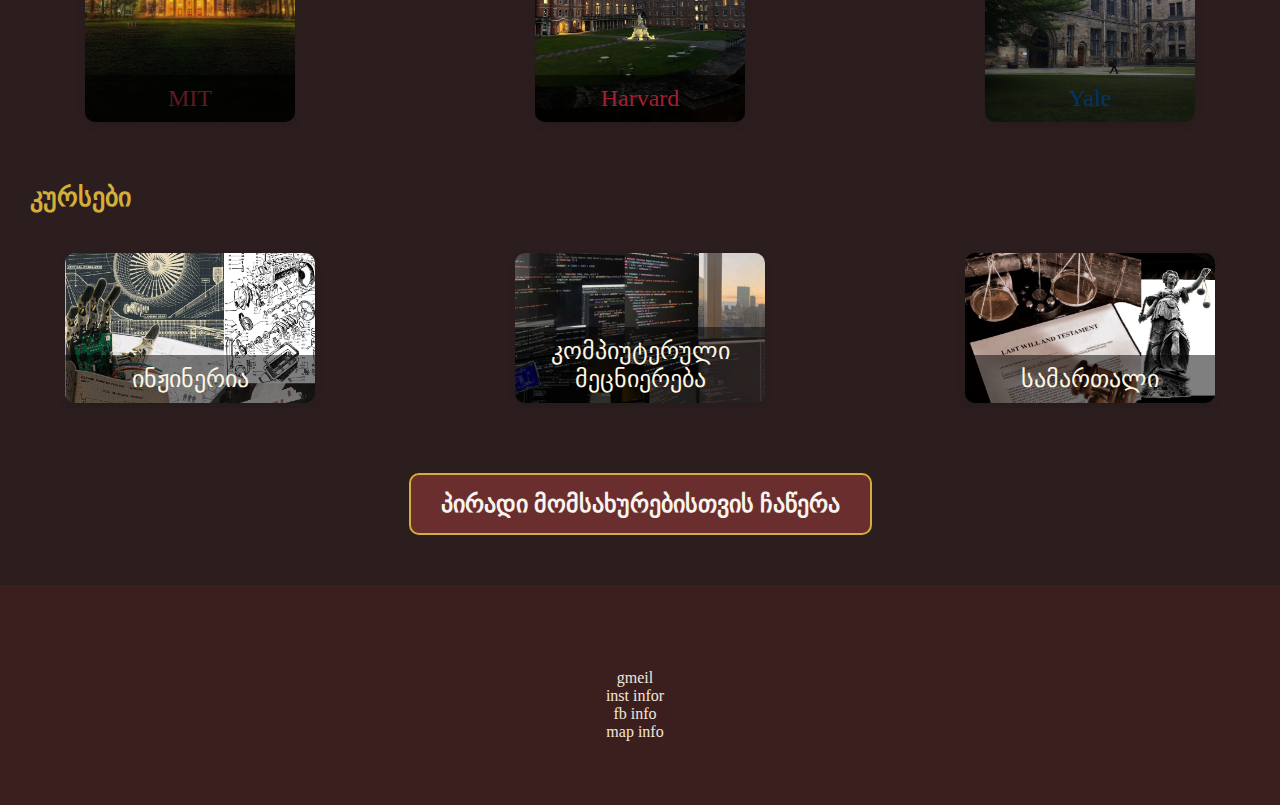
<file: indx.html>
<!DOCTYPE html>
<html lang="en">
  <head>
    <title>home page</title>
    <meta charset="UTF-8" />
    <link rel="stylesheet" href="./styles/styles.css" />
  </head>
  <body>
    <header>
      <div class="con">
        <h1 class="name">UYD</h1>
        <div></div>
        <nav class="nav">
          <a href="./indx.html" class="open">მთავარი</a>
          <a href="./servisebi/index.html">სერვისები</a>
          <a href="./siaxleebi/index.html">სიახლე</a>
          <a href="./sawiro masala/index.html">ჩვენს შესახებ</a>
          <a href="./blogebi/index.html">ბლოგები</a>
        </nav>
      </div>
    </header>
    <div class="baner">
      <div class="inside">
        <h1>დარწმუნებული ნაბიჯი განათლების სწორ გზაზე</h1>
      </div>
    </div>
    <div class="box-wrapper">
      <div class="box">
        <div class="rv">
          <h2>საწყისი საჭირო მასალა</h2>
          <ul>
            <li>მიღწევები</li>
            <li>კლასის გარეთ აქტივობები</li>
            <li>ესეები</li>
            <li>რეკომენდაციები მასწავლებლებისგან</li>
            <li>ნიშნები</li>
            <li>SAT/ACT</li>
            <li>ფინანსური მდგომარეობის აღმწერელი საბუთები</li>
        </ul>
        </div>
        <div class="f">
          <img src="./images/Untitled.png" />
        </div>
      </div>
    </div>
    <h3>უნივერსიტეტები</h3>
    <div class="cont">
      <div class="card">
        <img src="./images/MIT.jpg" />
        <p style="color: #5e1a22;">MIT</p>
      </div>
      <div class="card">
        <img src="./images/harvard.jpg" />
        <p style="color: #a31f34;">Harvard</p>
      </div>
      <div class="card">
        <img src="./images/yale.jpg" />
        <p style="color: #00356B">Yale</p>
      </div>
    </div>
    <h3>კურსები</h3>
    <div class="cont">
      <div class="card1">
        <img src="./images/engineering.png"/>
        <p class="text">ინჟინერია</p>
      </div>
      <div class="card1">
        <img src="./images/computer science.png" />
        <p class="text">კომპიუტერული მეცნიერება</p>
      </div>
      <div class="card1">
        <img src="./images/law.png" />
        <p class="text">სამართალი</p>
      </div>
    </div>
    <a href="./saregistracio forma/index.html" class="button">პირადი მომსახურებისთვის ჩაწერა</a>
    <footer>
      <p>gmeil</p>
      <p>inst infor</p>
      <p>fb info</p>
      <p>map info</p>
    </footer>
  </body>
</html>
</file>
<file: styles/styles.css>
* {
  margin: 0px;
  padding: 0px;
}
@import url("https://fonts.googleapis.com/css2?family=Playfair+Display&display=swap");

body {
  font-family: "Playfair Display", serif;
  background-color: #2c1e1e;
  color: #f8f4ed;
}
header {
  position: sticky;
  width: 100%;
  top: 0%;
  background-color: #5c2b2b;
  z-index: 10;
  padding: 20px 0;
}
.logo {
  display: flex;
  align-items: center;
  justify-content: center;
}
.tbc {
  height: 70px;
}
.name {
  font-family: "Georgia", serif;
  font-size: 60px;
  font-weight: bold;
  color: #f2e6d9;
  margin: 0;
}
.con {
  display: flex;
  flex-direction: column;
  align-items: center;
  text-align: center;
}
.nav {
  display: flex;
  gap: 1.5rem;
  margin-top: 10px;
}
.nav a {
  color: #f8f4ed;
  text-decoration: none;
  font-weight: 500;
  font-size: 20px;
}
.nav a:hover {
  color: #d4af37;
}
.baner {
  display: flex;
  justify-content: center;
  align-items: center;
  height: 350px;
  background-image: url(../images/baner2.jpg);
  background-size: cover;
  background-position: center;
  overflow: hidden;
  text-align: center;
}

.inside {
  color: #d4af37;
  font-size: 50px;
  font-weight: bold;
  padding: 0 20px;
}
.box {
  margin-top: 30px;
  display: flex;
  flex-wrap: wrap;
  align-items: center;
  justify-content: space-between;
  gap: 2rem;
  padding: 2rem;
  background-color: #4a1c1c;
  color: #f8f4ed;
  border-radius: 12px;
  max-width: 100%;
  box-sizing: border-box;
  box-shadow: 0 20px 40px rgba(0, 0, 0, 0.35), 0 8px 20px rgba(0, 0, 0, 0.2);
}
.box-wrapper {
  max-width: 1200px;
  margin: 0 auto;
}
.f img {
  width: 100%;
  height: auto;
  border-radius: 12px;
  display: block;
  object-fit: cover;
}
.cont {
  display: flex;
  flex-wrap: wrap;
  justify-content: space-around;
  gap: 110px;
  padding: 20px;
  margin-top: 20px;
  margin-bottom: 20px;
}
.card {
  background-color: #2e2e2e;
  color: #fdf6e3;
  width: 210px;
  height: 260px;
  border-radius: 10px;
  box-shadow: 0 4px 8px rgba(0, 0, 0, 0.1);
  text-align: center;
  overflow: hidden;
  display: flex;
  flex-direction: column;
  position: relative;
}
.card img {
  width: 100%;
  height: 100%;
  object-fit: cover;
}
.card p {
  position: absolute;
  bottom: 0;
  left: 50%;
  transform: translateX(-50%);
  margin: 0;
  background: rgba(0, 0, 0, 0.5);
  padding: 10px 15px;
  font-size: 24px;
  font-family: "Georgia", serif;
  width: 100%;
  text-align: center;
}
.more {
  color: #d4af37;
  text-align: right;
  display: block;
  margin-right: 30px;
}
a {
  color: #d4af37;
  text-decoration: none;
}
a:hover {
  color: #fdf6e3;
}
.card1 {
  color: #fdf6e3;
  display: flex;
  flex-direction: row;
  width: 250px;
  height: 150px;
  background-color: #2e2e2e;
  border-radius: 10px;
  box-shadow: 0 4px 8px rgba(0, 0, 0, 0.1);
  overflow: hidden;
  position: relative;
}
.card:hover,
.card1:hover {
  transform: scale(1.05);
  transition: transform 0.5s ease-out, box-shadow 0.5s ease-out;
  box-shadow: 0 8px 16px rgba(0, 0, 0, 0.2);
  cursor: pointer;
}
.card,
.card1 {
  transition: transform 0.5s ease-out, box-shadow 0.5s ease-out;
}

.text {
  position: absolute;
  bottom: 0;
  left: 50%;
  transform: translateX(-50%);
  margin: 0;
  background: rgba(0, 0, 0, 0.5);
  padding: 10px 15px;
  font-size: 24px;
  font-family: "Georgia", serif;
  width: 100%;
  text-align: center;
}
.card1 img {
  width: 100%;
  height: 100%;
  object-fit: cover;
}
footer {
  background-color: #1c1c1c;
  color: #a58d7f;
  text-align: center;
  height: 220px;
  padding: 20px;
  box-sizing: border-box;
  display: flex;
  justify-content: center;
  align-items: center;
  flex-direction: column;
  margin-top: 30px;
}
h3 {
  margin-top: 40px;
  margin-bottom: 10px;
  padding-left: 30px;
  font-size: 26px;
  color: #d4af37;
  font-weight: bold;
}
.button {
  display: block;
  width: fit-content;
  margin: 50px auto;
  padding: 15px 30px;
  font-size: 24px;
  font-weight: bold;
  text-align: center;
  color: #f8f4ed;
  background-color: #6b2e2e;
  border: 2px solid #d4af37;
  border-radius: 10px;
  text-decoration: none;
  transition: all 0.4s ease-out;
}
.button:hover {
  background-color: #d4af37;
  color: #2c1e1e;
  transform: scale(1.05);
  cursor: pointer;
}
.open {
  text-decoration: underline !important;
  color: #d4af37 !important;
}
h2 {
  margin-bottom: 20px;
}
.rv {
  margin-left: 50px;
}
footer {
  background-color: #3b1f1f;
  color: #f2e6d9;
  font-family: "Georgia", serif;
  padding: 40px 20px 20px 10px;
  text-align: center;
}

.footer-container {
  display: flex;
  flex-wrap: wrap;
  justify-content: center;
  align-items: flex-start;
  gap: 40px;
  max-width: 1000px;
  margin: 0 auto;
  text-align: left;
}
.footer-right {
  display: flex;
  flex-direction: column;
  gap: 15px;
}

.footer-item {
  display: flex;
  align-items: center;
  gap: 10px;
}

.footer-item p {
  margin: 0;
  color: #f2e6d9;
}

.icon {
  width: 20px;
  height: 20px;
  object-fit: contain;
}

.footer-left,
.footer-right {
  flex: 1;
  min-width: 250px;
}
.footer-left {
  margin-top: 30px;
}
.footer-logo {
  color: #d4af37;
  font-size: 28px;
  margin-bottom: 10px;
}

.footer-tagline {
  margin: 0;
  font-size: 16px;
  font-family: "BPG Irubaqidze", monospace, sans-serif;
}

.footer-divider {
  width: 1px;
  background-color: #a37c7c;
  height: 130px;
}

.footer-line {
  border: none;
  border-top: 1px solid #7d5a5a;
  margin: 30px auto 10px;
  width: 90%;
}

.footer-bottom {
  font-size: 14px;
  color: #f2e6d9;
}
@media screen and (max-width: 1010px) {
  .f {
    display: none;
  }

  .box {
    justify-content: center;
  }

  .rv {
    max-width: 90%;
  }
  ul {
    font-size: 25px;
  }
}
.tbc {
  display: inline;
}

.tbc-logo {
  display: none;
}

@media screen and (min-device-width: 0px) and (max-device-width: 750px) {
  .tbc {
    display: none;
  }
  .tbc-logo {
    display: inline;
    height: 110px;
  }
  .nav {
    display: none;
  }
  .burger {
    display: inline !important;
    height: 50px;
  }
}
.burger {
  display: none;
}
</file>
<file: blogebi/styles/styles.css>
*{
    margin: 0px;
    padding: 0px;
}
header{
    position: sticky;
    width: 100%;
    height: 75px;
    top: 0%;
    background-color: #5c2b2b;
    z-index: 10;
}
.con{
    display: flex;
    justify-content: space-between;
    align-items: center;
}
.nav{
    display: flex;
    gap: 1.5rem;
    margin-right: 20px;
}
.nav a {
    color: #f8f4ed;
    text-decoration: none;
    font-weight: 500;
}
.nav a:hover {
    color: #d4af37;
}
body{
    background-color: #2c1e1e;
    color: #f2e6d9;
    font-family: 'Georgia', serif;
    margin: 0;
    padding: 0;
}
.hero{
    display: flex;
    flex-wrap: wrap;
    align-items: center;
    padding: 40px;
    gap: 30px;
}
.hero img{
    width: 300px;
    border-radius: 10px;
}
.hero .quote{
    max-width: 600px;
}
.hero h2{
    font-size: 28px;
    margin-bottom: 10px;
}
.btn{
    display: inline-block;
    margin-top: 10px;
    padding: 10px 20px;
    background-color: transparent;
    border: 1px solid #f2e6d9;
    color: #f2e6d9;
    text-decoration: none;
    border-radius: 5px;
}
.blog-list{
    display: flex;
    flex-wrap: wrap;
    justify-content: center;
    align-items: flex-start; 
    gap: 30px;
    padding: 40px;
}
.blog-card{
    background-color: #2a1e1e;
    border-radius: 10px;
    overflow: hidden;
    width: 300px;
    box-shadow: 0 0 10px #00000055;
    display: flex;
    flex-direction: column;
}
.blog-card img{
    width: 100%;
    height: 200px;
    object-fit: cover;
}
.card-text{
    padding: 20px;
}
.card-text h3{
    font-size: 18px;
    margin-bottom: 10px;
}
.card-text a{
    color: #e2c4aa;
    text-decoration: none;
}
</file>
<file: samagalito fakulteti/styles/styles.css>
* {
  margin: 0;
  padding: 0;
  box-sizing: border-box;
}

body {
  font-family: "Segoe UI", sans-serif;
  background-color: #2c1e1e;
  color: #d4af37;
  line-height: 1.6;
  padding: 20px;
  padding-top: 0;
}

/* Header */
header.header {
  background-color: #3b3b3b;
  color: #f8f4ed;
  padding: 30px 20px;
  text-align: center;
  border-radius: 12px;
  margin-bottom: 30px;
}

header.header h1 {
  font-size: 28px;
}

/* Section General */
section {
  margin-bottom: 40px;
}

section h2 {
  color: #d4af37;
  margin-bottom: 15px;
  font-size: 22px;
}

section p,
section ul {
  font-size: 16px;
  color: #d4af37;
}

ul {
  padding-left: 20px;
}

ul li {
  margin-bottom: 10px;
}

/* Engineering Majors Cards */
.majors-cards,
.engineering-cards {
  display: flex;
  gap: 15px;
  flex-wrap: wrap;
  margin-top: 10px;
}

.card {
  background-color: #3b3b3b; /* same as quote block */
  border-left: 4px solid #d4af37; /* same gold accent */
  padding: 20px;
  border-radius: 12px;
  color: #f8f4ed; /* match quote text */
  font-weight: normal;
  box-shadow: 0 6px 12px rgba(0, 0, 0, 0.15);
  font-style: italic; /* optional: match quote tone */
  transition: transform 0.3s ease, box-shadow 0.3s ease;
}
.card:hover {
  transform: translateY(-5px);
  box-shadow: 0 10px 20px rgba(212, 175, 55, 0.3);
}

/* Quote Block */
.quote-block {
  background-color: #3b3b3b;
  border-left: 4px solid #d4af37;
  padding: 20px;
  font-style: italic;
  border-radius: 12px;
  margin-top: 40px;
  color: #f8f4ed;
}

.quote-block cite {
  display: block;
  margin-top: 10px;
  text-align: right;
  font-style: normal;
  font-weight: bold;
  color: #d4af37;
}

/* Gallery Section */
.mit-gallery,
.gallery {
  margin-top: 60px;
  padding: 40px 20px;
  background-color: #3b3b3b;
  border-radius: 24px;
  box-shadow: 0 8px 24px rgba(0, 0, 0, 0.1);
}

.gallery-title {
  text-align: center;
  font-size: 28px;
  color: #d4af37;
  margin-bottom: 30px;
  font-weight: 600;
}

.gallery-wrapper,
.gallery-grid,
.gallery-natural {
  display: grid;
  grid-template-columns: repeat(auto-fit, minmax(240px, 1fr));
  gap: 20px;
  justify-content: center;
}

.gallery-card,
.photo-card {
  overflow: hidden;
  border-radius: 16px;
  box-shadow: 0 4px 10px rgba(0, 0, 0, 0.08);
  transition: transform 0.3s ease, box-shadow 0.3s ease;
  background-color: #2c1e1e;
}

.gallery-card img,
.photo-card img,
.gallery-natural img {
  width: 100%;
  height: auto;
  object-fit: cover;
  display: block;
  transition: transform 0.4s ease;
  max-height: 300px;
  border-radius: 12px;
}

.gallery-card:hover,
.photo-card:hover {
  transform: translateY(-5px);
  box-shadow: 0 10px 20px rgba(212, 175, 55, 0.3);
}

.gallery-card:hover img,
.photo-card:hover img,
.gallery-natural img:hover {
  transform: scale(1.05);
}

/* Caption under photo */
.caption {
  text-align: center;
  padding: 10px 0;
  color: #f8f4ed;
  font-size: 15px;
}
section h2 {
  color: #d4af37;
  margin-bottom: 15px;
  font-size: 22px;
  border-bottom: 2px solid #d4af37;
  padding-bottom: 8px;
}
</file>
<file: samagalito interviu/styles/styles.css>
* {
  margin: 0;
  padding: 0;
}
body {
  font-family: "Georgia", serif;
  background-color: #3b1f1f;
  color: #d4af37;
  margin: 0;
  padding: 0;
}

.container {
  max-width: 700px;
  margin: 40px auto;
  padding: 20px;
  text-align: center;
}

h1 {
  font-size: 24px;
  margin-bottom: 0;
  font-weight: normal;
}

h2 {
  font-size: 36px;
  margin-top: 5px;
  margin-bottom: 20px;
}

img {
  max-width: 100%;
  height: auto;
  border-radius: 8px;
  margin-bottom: 20px;
}

.intro {
  font-size: 18px;
  margin-bottom: 30px;
}

.qa .block {
  text-align: left;
  margin-bottom: 25px;
  background: #2c1e1e;
  padding: 15px 20px;
  border-radius: 8px;
  box-shadow: 0 2px 5px rgba(44, 28, 14, 0.1);
}

.question {
  font-weight: bold;
  margin-bottom: 5px;
}

.answer {
  margin-left: 20px;
}
a {
  display: block;
  width: fit-content;
  margin: 20px auto;
  text-align: center;
  text-decoration: none;
  background-color: #5c2b2b;
  color: #f2e6d9;
  padding: 14px 20px;
  border: none;
  border-radius: 8px;
  cursor: pointer;
  font-weight: bold;
  transition: background-color 0.3s ease;
  box-sizing: border-box;
}
a:hover {
  background-color: #d4af37;
  color: #2c1e1e;
}
</file>
<file: samagalito universiteti/styles/styles.css>
* {
  margin: 0;
  padding: 0;
}
body {
  font-family: "Segoe UI", sans-serif;
  background-color: #f8f4ed;
  color: #2b2b2b;
  line-height: 1.6;
  padding: 20px;
  padding-top: 0;
}

header.header {
  background-color: #5c4520;
  color: #f8f4ed;
  padding: 30px 20px;
  text-align: center;
  border-radius: 12px;
  margin-bottom: 30px;
}

header.header h1 {
  font-size: 28px;
}

section {
  margin-bottom: 40px;
}

section h2 {
  color: #5c4520;
  margin-bottom: 15px;
  font-size: 22px;
}

section p,
section ul {
  font-size: 16px;
  color: #333;
}

ul {
  padding-left: 20px;
}

ul li {
  margin-bottom: 10px;
}
.majors-cards {
  display: flex;
  gap: 15px;
  flex-wrap: wrap;
  margin-top: 10px;
}

.card {
  background-color: #fff;
  border: 2px solid #d4af37;
  color: #2b2b2b;
  padding: 15px 20px;
  border-radius: 12px;
  flex: 1 1 200px;
  text-align: center;
  font-weight: bold;
  box-shadow: 0 4px 6px rgba(0, 0, 0, 0.1);
}

img {
  max-width: 100%;
  border-radius: 12px;
  margin-bottom: 20px;
}

.quote-block {
  background: #fff8e1;
  border-left: 5px solid #d4af37;
  padding: 15px 20px;
  margin-top: 20px;
  font-style: italic;
  border-radius: 12px;
}

.quote-block cite {
  display: block;
  text-align: right;
  font-style: normal;
  margin-top: 10px;
  font-weight: bold;
  color: #5c4520;
}
</file>
<file: saregistracio forma/styles/styles.css>
input, select {
  width: 100%;
  padding: 12px 20px;
  margin: 8px 0;
  display: inline-block;
  border: 1px solid #ccc;
  border-radius: 4px;
  box-sizing: border-box;
}
input[type=submit] {
  width: 100%;
  background-color: #4CAF50;
  color: white;
  padding: 14px 20px;
  margin: 8px 0;
  border: none;
  border-radius: 4px;
  cursor: pointer;
}
button[type=reset] {
  width: 100%;
  background-color: #4CAF50;
  color: white;
  padding: 14px 20px;
  margin: 8px 0;
  border: none;
  border-radius: 4px;
  cursor: pointer;
}
input[type=submit]:hover {
  background-color: #45a049;
}
input[type=reset] :hover{
    background-color: #45a049;
}

div {
    margin-left: 200px;
    margin-right: 200px;
  border-radius: 5px;
  background-color: #f2f2f2;
  padding: 20px;
}
textarea {
  width: 100%;
  height: 150px;
  padding: 12px 20px;
  box-sizing: border-box;
  border: 2px solid #ccc;
  border-radius: 4px;
  background-color: #f8f8f8;
  resize: none;
}
</file>
<file: sawiro masala/styles/styles.css>
*{
    margin: 0px;
    padding: 0px;
}
@import url('https://fonts.googleapis.com/css2?family=Playfair+Display&display=swap');

body {
    font-family: 'Playfair Display', serif;
    background-color: #2c1e1e;
    color: #f8f4ed;
}
header{
    position: sticky;
    width: 100%;
    top: 0%;
    background-color: #5c2b2b;
    z-index: 10;
    padding: 20px 0;
}
.logo{
    display: flex;
  align-items: center;
  justify-content: center;
  gap: 15px;
}
.tbc{
    height: 70px;
}
.name{
    font-family: 'Georgia', serif;
    font-size: 60px;
  font-weight: bold;
  color: #f2e6d9;
  margin: 0;
}
.con{
    display: flex;
    flex-direction: column;
    align-items: center;
    text-align: center;
}
.nav{
    display: flex;
    gap: 1.5rem;
    margin-top: 10px;
}
.nav a {
    color: #f8f4ed;
    text-decoration: none;
    font-weight: 500;
    font-size: larger;
}
.nav a:hover {
    color: #d4af37;
}
.open{
    text-decoration: underline !important;
    color: #d4af37 !important;
}
body {
      background-color: #2E1C1C;
      color: #F5F5DC;
      font-family: 'Georgia', serif;
      margin: 0;
      padding: 0;
    }

    .container {
      max-width: 1000px;
      margin: 0 auto;
      padding: 3rem 2rem;
    }

    .section-title {
      font-size: 60px;
      color: #D4AF37;
      text-align: center;
      margin-bottom: 3rem;
      border-bottom: 2px solid #D4AF37;
      padding-bottom: 0.5rem;
    }

    .card {
      background-color: #3B3B3B;
      border: 1px solid #D4AF37;
      border-radius: 16px;
      padding: 2rem;
      margin-bottom: 2rem;
      box-shadow: 0 0 15px rgba(212, 175, 55, 0.1);
      transition: transform 0.3s ease;
    }

    .card:hover {
      transform: translateY(-5px);
    }

    .card h2 {
      color: #D4AF37;
      font-size: 1.8rem;
      margin-bottom: 1rem;
    }

    .card p {
      margin-bottom: 1rem;
    }

    .card ul {
      list-style-type: square;
      margin-left: 1.5rem;
    }

    .highlight {
      color: #FFD700;
    }
    footer{
    background-color: #1c1c1c;
    color: #a58d7f;
    text-align: center;
    height: 220px;         
    padding: 20px;
    box-sizing: border-box;  
    display: flex;
    justify-content: center;
    align-items: center;     
    flex-direction: column;
    margin-top: 30px;
}
footer {
  background-color: #3b1f1f;
  color: #f2e6d9;
  font-family: 'Georgia', serif;
  padding: 40px 20px 20px 10px;
  text-align: center;
}

.footer-container {
  display: flex;
  flex-wrap: wrap;
  justify-content: center;
  align-items: flex-start;
  gap: 40px;
  max-width: 1000px;
  margin: 0 auto;
  text-align: left;
}
.footer-right {
  display: flex;
  flex-direction: column;
  gap: 15px;
}

.footer-item {
  display: flex;
  align-items: center;
  gap: 10px;
}

.footer-item p {
  margin: 0;
  color: #f2e6d9;
}

.icon {
  width: 20px;
  height: 20px;
  object-fit: contain;
}

.footer-left,
.footer-right {
  flex: 1;
  min-width: 250px;
}
.footer-left{
    margin-top: 30px;
}
.footer-logo {
  color: #d4af37;
  font-size: 28px;
  margin-bottom: 10px;
}

.footer-tagline {
  margin: 0;
  font-size: 16px;
}

.footer-divider {
  width: 1px;
  background-color: #a37c7c;
  height: 130px;
}

.footer-line {
  border: none;
  border-top: 1px solid #7d5a5a;
  margin: 30px auto 10px;
  width: 90%;
}

.footer-bottom {
  font-size: 14px;
  color: #f2e6d9;
}
h1{
    text-align: center;
    font-size: 60px;
    color: #d4af37;
    margin-top: 30px;
    margin-bottom: 30px;
}
</file>
<file: servisebi/styles/styles.css>
*{
    margin: 0px;
    padding: 0px;
}
header{
    position: sticky;
    width: 100%;
    height: 75px;
    top: 0%;
    background-color: brown;
    z-index: 10;
}
.con{
    display: flex;
    justify-content: space-between;
    align-items: center;
}
.nav{
    display: flex;
    gap: 1.5rem;
    margin-right: 20px;
}
.wrap{
    margin-left: 200px;
    margin-right: 200px;
}
.cont{
    display: flex;
    flex-wrap: wrap;
    justify-content: space-around;
    gap: 110px;
    padding: 20px;
    margin-top: 20px;
}
.card{
    background-color: white;
    width: 210px;
    height: 260px; /* fixed size */
    border-radius: 10px;
    box-shadow: 0 4px 8px rgba(0,0,0,0.1);
    text-align: center;
    overflow: hidden;
    display: flex;
    flex-direction: column;
}
.card img{
    width: 100%;
    height: 70%;
    object-fit: cover;
}
.card p{
    height: 30%;
    padding: 10px;
    font-size: 14px;
    box-sizing: border-box;
}
</file>
<file: siaxleebi/styles/styles.css>
*{
    margin: 0px;
    padding: 0px;
}
header{
    position: sticky;
    width: 100%;
    height: 75px;
    top: 0%;
    background-color: brown;
    z-index: 10;
}
.con{
    display: flex;
    justify-content: space-between;
    align-items: center;
}
.nav{
    display: flex;
    gap: 1.5rem;
    margin-right: 20px;
}
.nav a{
    color:#f8f4ed;
}
.nav a:hover{
    color:  #d4af37;
}
</file>
